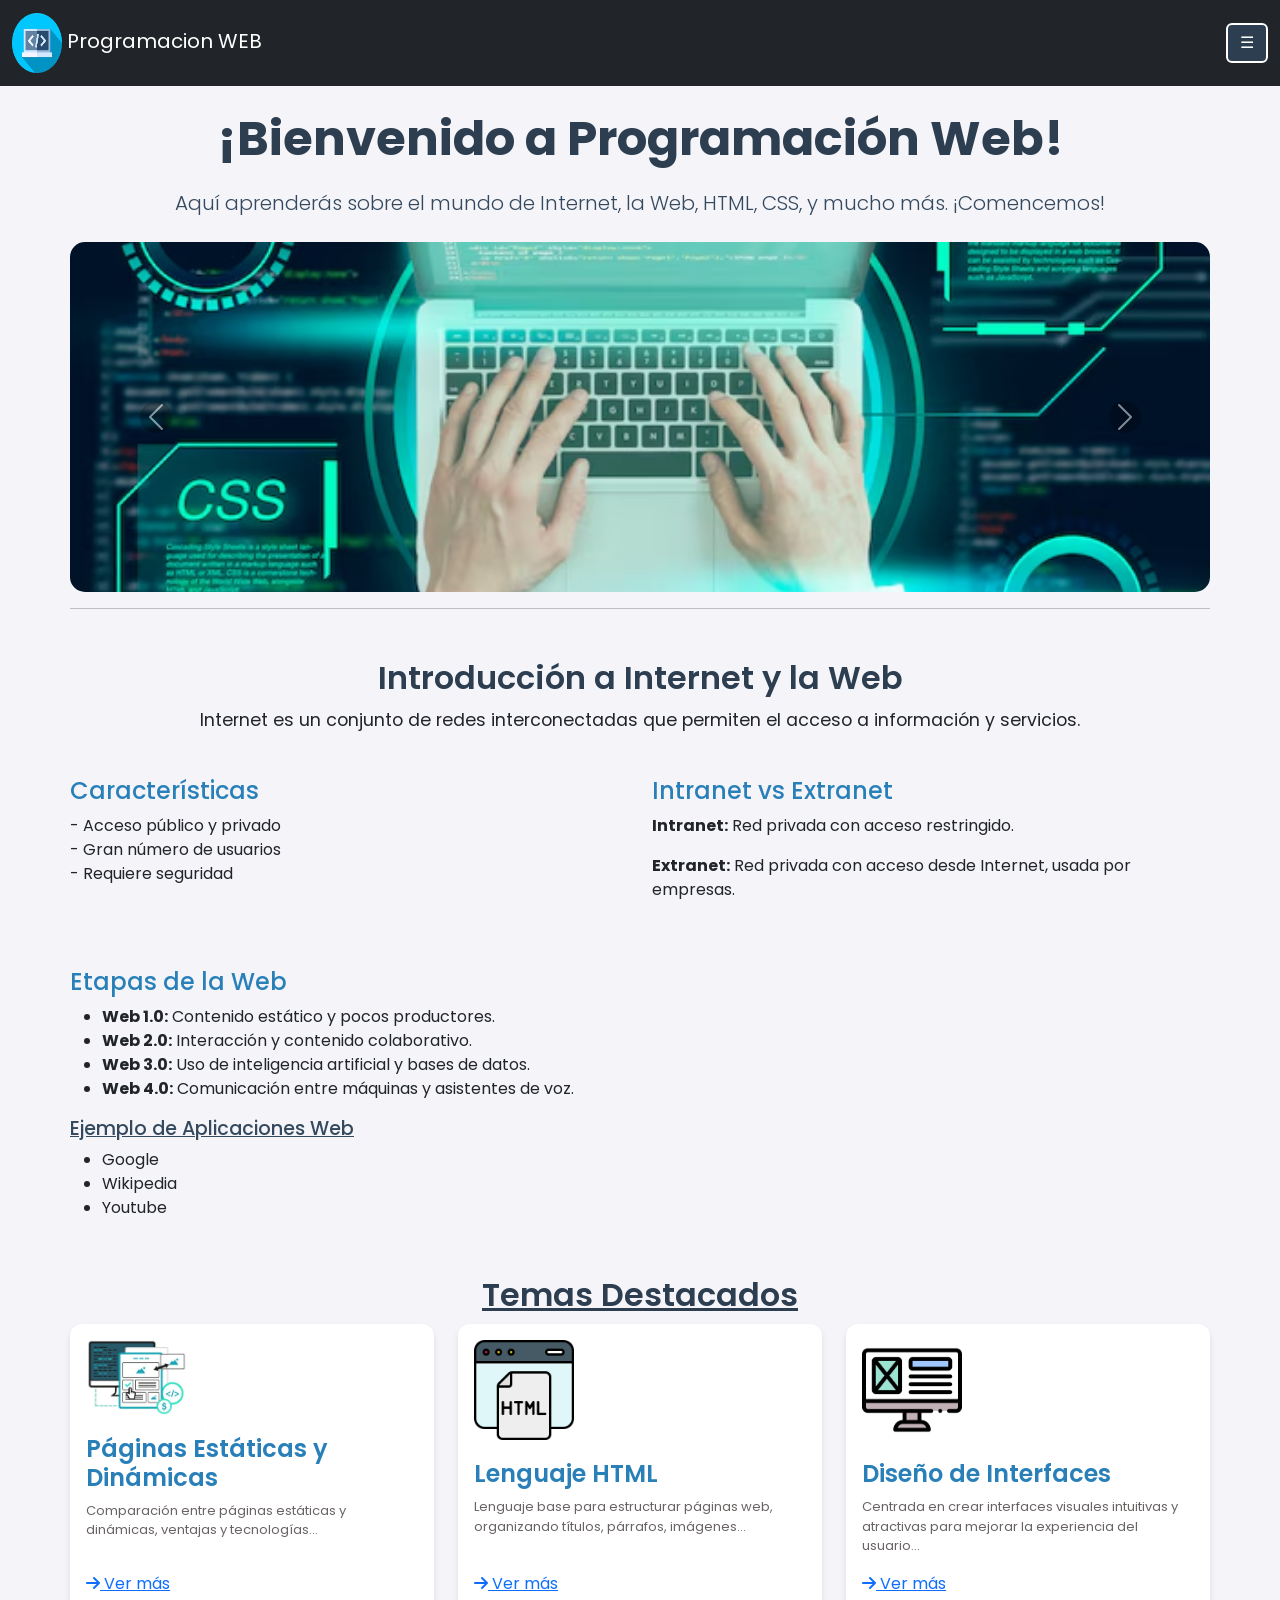
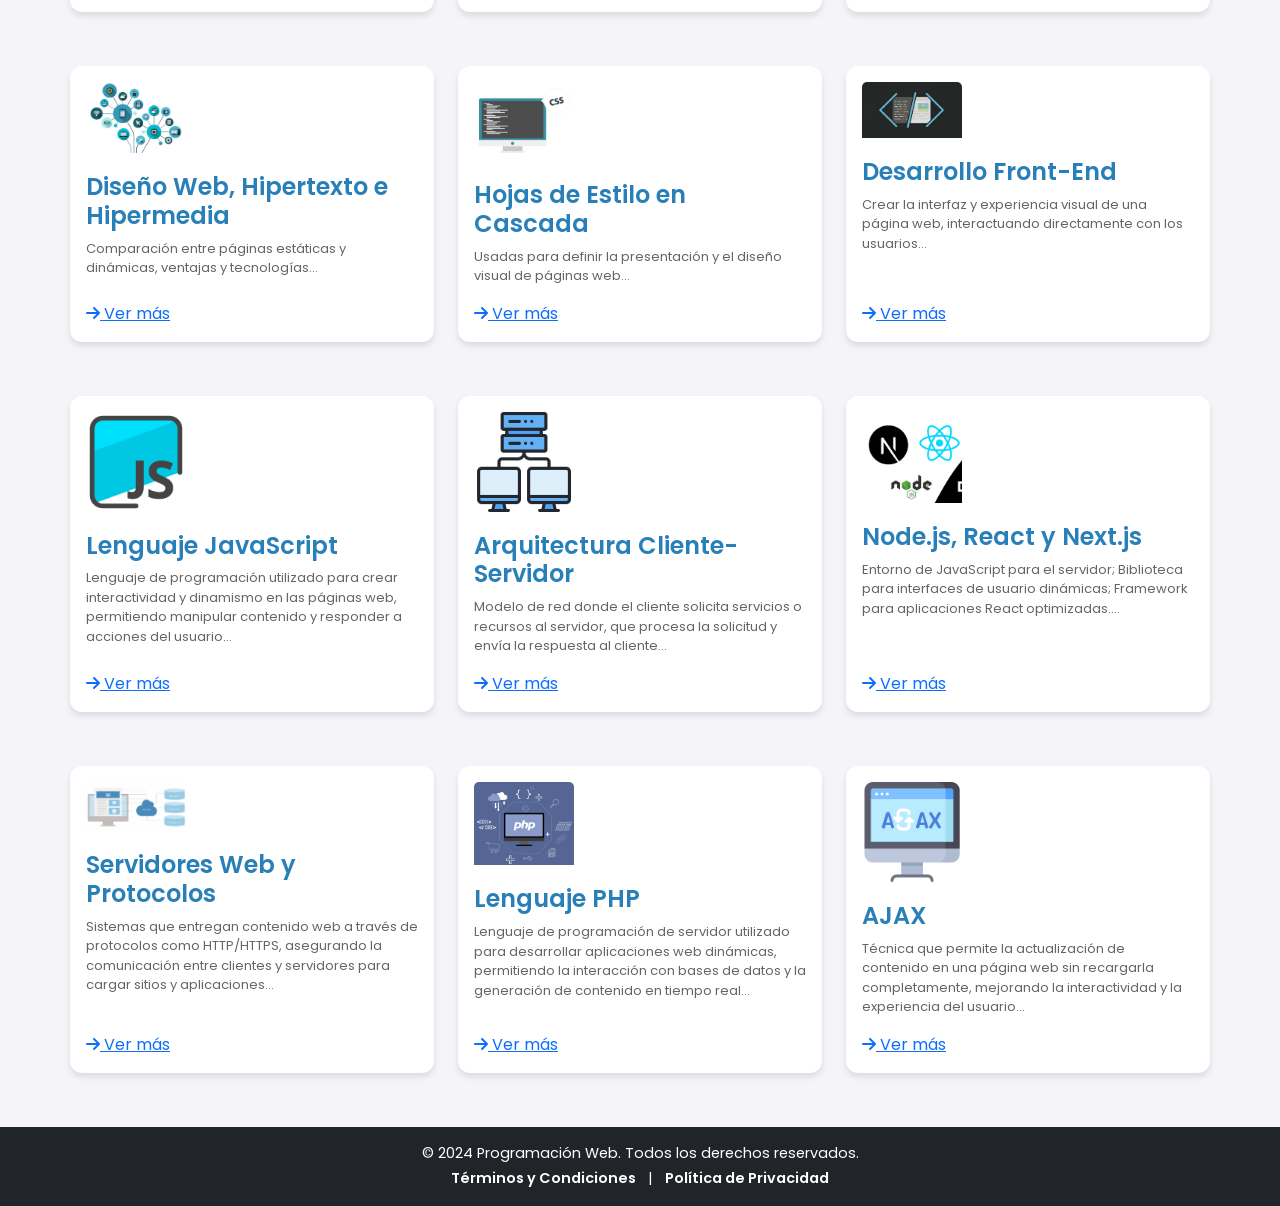
<file: index.html>
<!DOCTYPE html>
<html lang="es">

<head>
    <meta charset="UTF-8">
    <meta name="viewport" content="width=device-width, initial-scale=1.0">
    <title>Bienvenido a Programación Web</title>
    <link href="https://cdn.jsdelivr.net/npm/bootstrap@5.3.0/dist/css/bootstrap.min.css" rel="stylesheet">
    <link rel="stylesheet" href="css/style.css">
    <link rel="stylesheet" href="css/index.css">
    <link href="https://fonts.googleapis.com/css2?family=Poppins:wght@400;600&display=swap" rel="stylesheet">
    <link rel="stylesheet" href="https://cdnjs.cloudflare.com/ajax/libs/font-awesome/6.4.2/css/all.min.css">
    <script defer src="https://cdn.jsdelivr.net/npm/bootstrap@5.3.0/dist/js/bootstrap.bundle.min.js"></script>
</head>

<body>
    <nav class="navbar navbar-expand-lg navbar-dark bg-dark">
        <div class="container-fluid">

            <a class="navbar-brand" href="index.html">
                <img class="logo" src="img/logo.png" alt="logo">
                Programacion WEB
            </a>

            <button class="btn btn-custom" type="button" data-bs-toggle="offcanvas" data-bs-target="#offcanvasMenu">
                ☰
            </button>
        </div>
    </nav>

    <!-- Menú lateral (offcanvas) -->
    <div class="offcanvas offcanvas-end bg-dark text-white" id="offcanvasMenu">
        <div class="offcanvas-header">
            <h5 class="offcanvas-title">POW</h5>
            <button type="button" class="btn-close btn-close-white" data-bs-dismiss="offcanvas"></button>
        </div>
        <hr class="menu-divider">
        <div class="offcanvas-body">
            <ul class="nav flex-column">
                <li class="nav-item"><a class="nav-link text-white " href="index.html">Inicio</a></li>
                <li class="nav-item"><a class="nav-link text-white" href="tema2.html">Páginas Estáticas y Dinámicas</a>
                </li>
                <li class="nav-item"><a class="nav-link text-white" href="tema3.html">Lenguaje HTML</a></li>
                <li class="nav-item"><a class="nav-link text-white" href="tema4.html">Diseño de Interfaces</a></li>
                <li class="nav-item"><a class="nav-link text-white" href="tema5.html">Diseño Web, Hipertexto e
                        Hipermedia</a></li>
                <li class="nav-item"><a class="nav-link text-white" href="tema6.html">Hojas de Estilo en Cascada</a>
                </li>
                <li class="nav-item"><a class="nav-link text-white" href="tema7.html">Desarrollo Front-End</a></li>
                <li class="nav-item"><a class="nav-link text-white" href="tema8.html">Lenguaje JavaScript</a></li>
                <li class="nav-item"><a class="nav-link text-white" href="tema9.html">Arquitectura Cliente-Servidor</a>
                </li>
                <li class="nav-item"><a class="nav-link text-white" href="tema10.html">Node.js, React y Next.js</a></li>
                <li class="nav-item"><a class="nav-link text-white" href="tema11.html">Servidores Web y Protocolos</a>
                </li>
                <li class="nav-item"><a class="nav-link text-white" href="tema12.html">Lenguaje PHP</a></li>
                <li class="nav-item"><a class="nav-link text-white" href="tema13.html">AJAX</a></li>
            </ul>
        </div>
    </div>

    <!-- Carrusel -->
    <div class="container mt-4">
        <header class="text-center mb-4">
            <h1 class="fw-bold">¡Bienvenido a Programación Web!</h1>
            <p class="lead">Aquí aprenderás sobre el mundo de Internet, la Web, HTML, CSS, y mucho más. ¡Comencemos!</p>
        </header>

        <div id="carouselExample" class="carousel slide mb-2" data-bs-ride="carousel">
            <div class="carousel-inner">
                <div class="carousel-item active">
                    <img src="img/inicio1.avif" class="d-block w-100 rounded-3 shadow-lg" alt="Imagen 1">
                </div>
                <div class="carousel-item">
                    <img src="img/inicio2.jpg" class="d-block w-100 rounded-3 shadow-lg" alt="Imagen 2">
                </div>
                <div class="carousel-item">
                    <img src="img/inicio3.jpg" class="d-block w-100 rounded-3 shadow-lg" alt="Imagen 3">
                </div>
            </div>
            <button class="carousel-control-prev" type="button" data-bs-target="#carouselExample" data-bs-slide="prev">
                <span class="carousel-control-prev-icon" aria-hidden="true"></span>
            </button>
            <button class="carousel-control-next" type="button" data-bs-target="#carouselExample" data-bs-slide="next">
                <span class="carousel-control-next-icon" aria-hidden="true"></span>
            </button>
        </div>

        <hr>

        <section class="text-center section-intro">
            <h2 class="ixd-title">Introducción a Internet y la Web</h2>
            <p class="ixd-description">Internet es un conjunto de redes interconectadas que permiten el acceso a
                información y
                servicios.</p>
        </section>
    </div>

    <!-- Tema Principal -->
    <div class="container mt-4">
        <div class="row">
            <div class="col-md-6">
                <h3 class="sub-title">Características</h3>
                <ul class="ixd-list">
                    <li>- Acceso público y privado</li>
                    <li>- Gran número de usuarios</li>
                    <li>- Requiere seguridad</li>
                </ul>
            </div>
            <div class="col-md-6">
                <h3 class="sub-title">Intranet vs Extranet</h3>
                <p><strong>Intranet:</strong> Red privada con acceso restringido.</p>
                <p><strong>Extranet:</strong> Red privada con acceso desde Internet, usada por empresas.</p>
            </div>
        </div>
        <div class="row">
            <div class="col-md-12">
                <h3 class="sub-title">Etapas de la Web</h3>
                <ul>
                    <li><strong>Web 1.0:</strong> Contenido estático y pocos productores.</li>
                    <li><strong>Web 2.0:</strong> Interacción y contenido colaborativo.</li>
                    <li><strong>Web 3.0:</strong> Uso de inteligencia artificial y bases de datos.</li>
                    <li><strong>Web 4.0:</strong> Comunicación entre máquinas y asistentes de voz.</li>
                </ul>
                <h3 class="sub-sub-title">Ejemplo de Aplicaciones Web</h3>
                <ul>
                    <li>Google</li>
                    <li>Wikipedia</li>
                    <li>Youtube</li>
                </ul>
            </div>
        </div>
    </div>


    <div class="container mt-4">
        <h2 class="section-header ixd-title" style="text-decoration: underline;">Temas Destacados</h2>
        <div class="row">
            <div class="col-md-4 mb-4" id="tema2">
                <div class="card h-100 p-3">
                    <img src="img/din-est.jpg" class="card-img-top" alt="Imagen de Páginas Estáticas y Dinámicas">
                    <h2 class="sub-title">Páginas Estáticas y Dinámicas</h2>
                    <p class="desc">Comparación entre páginas estáticas y dinámicas, ventajas y tecnologías...</p>
                    <a href="tema2.html" class="text-primary mt-auto">
                        <i class="fas fa-arrow-right"></i> Ver más
                    </a>
                </div>
            </div>
            <div class="col-md-4 mb-4" id="tema3">
                <div class="card h-100 p-3">
                    <img src="img/html1.png" alt="html" class="card-img-top">
                    <h2 class="sub-title">Lenguaje HTML</h2>
                    <p class="desc">Lenguaje base para estructurar páginas web, organizando títulos, párrafos,
                        imágenes...</p>
                    <a href="tema3.html" class="text-primary mt-auto">
                        <i class="fas fa-arrow-right"></i> Ver más
                    </a>
                </div>
            </div>
            <div class="col-md-4 mb-4" id="tema4">
                <div class="card h-100 p-3">
                    <img src="img/disen.png" alt="html" class="card-img-top">
                    <h2 class="sub-title">Diseño de Interfaces</h2>
                    <p class="desc">Centrada en crear interfaces visuales intuitivas y atractivas para mejorar la
                        experiencia del usuario...</p>
                    <a href="tema4.html" class="text-primary mt-auto">
                        <i class="fas fa-arrow-right"></i> Ver más
                    </a>
                </div>
            </div>
        </div>

        <div class="row">
            <div class="col-md-4 mb-4" id="tema5">
                <div class="card h-100 p-3">
                    <img src="img/hiperm.jpg" alt="html" class="card-img-top">
                    <h2 class="sub-title">Diseño Web, Hipertexto e Hipermedia</h2>
                    <p class="desc">Comparación entre páginas estáticas y dinámicas, ventajas y tecnologías...</p>
                    <a href="tema5.html" class="text-primary mt-auto">
                        <i class="fas fa-arrow-right"></i> Ver más
                    </a>
                </div>
            </div>
            <div class="col-md-4 mb-4" id="tema6">
                <div class="card h-100 p-3">
                    <img src="img/cssimg.png" alt="html" class="card-img-top">
                    <h2 class="sub-title">Hojas de Estilo en Cascada</h2>
                    <p class="desc">Usadas para definir la presentación y el diseño visual de páginas web...</p>
                    <a href="tema6.html" class="text-primary mt-auto">
                        <i class="fas fa-arrow-right"></i> Ver más
                    </a>
                </div>
            </div>
            <div class="col-md-4 mb-4" id="tema7">
                <div class="card h-100 p-3">
                    <img src="img/front-img.jpg" alt="html" class="card-img-top">
                    <h2 class="sub-title">Desarrollo Front-End</h2>
                    <p class="desc">Crear la interfaz y experiencia visual de una página web, interactuando directamente con los usuarios...</p>
                    <a href="tema7.html" class="text-primary mt-auto">
                        <i class="fas fa-arrow-right"></i> Ver más
                    </a>
                </div>
            </div>
        </div>

        <div class="row">
            <div class="col-md-4 mb-4" id="tema8">
                <div class="card h-100 p-3">
                    <img src="img/js-img.webp" alt="html" class="card-img-top">
                    <h2 class="sub-title">Lenguaje JavaScript</h2>
                    <p class="desc">Lenguaje de programación utilizado para crear interactividad y dinamismo en las páginas web, permitiendo manipular contenido y responder a acciones del usuario...</p>
                    <a href="tema8.html" class="text-primary mt-auto">
                        <i class="fas fa-arrow-right"></i> Ver más
                    </a>
                </div>
            </div>
            <div class="col-md-4 mb-4" id="tema9">
                <div class="card h-100 p-3">
                    <img src="img/cliente.png" alt="html" class="card-img-top">
                    <h2 class="sub-title">Arquitectura Cliente-Servidor</h2>
                    <p class="desc">Modelo de red donde el cliente solicita servicios o recursos al servidor, que procesa la solicitud y envía la respuesta al cliente...</p>
                    <a href="tema9.html" class="text-primary mt-auto">
                        <i class="fas fa-arrow-right"></i> Ver más
                    </a>
                </div>
            </div>
            <div class="col-md-4 mb-4" id="tema10">
                <div class="card h-100 p-3">
                    <img src="img/react1.png" alt="html" class="card-img-top">
                    <h2 class="sub-title">Node.js, React y Next.js</h2>
                    <p class="desc"> Entorno de JavaScript para el servidor; Biblioteca para interfaces de usuario dinámicas; Framework para aplicaciones React optimizadas....</p>
                    <a href="tema10.html" class="text-primary mt-auto">
                        <i class="fas fa-arrow-right"></i> Ver más
                    </a>
                </div>
            </div>
        </div>

        <div class="row">
            <div class="col-md-4 mb-4" id="tema11">
                <div class="card h-100 p-3">
                    <img src="img/protocolo.png" alt="html" class="card-img-top">
                    <h2 class="sub-title">Servidores Web y Protocolos</h2>
                    <p class="desc">Sistemas que entregan contenido web a través de protocolos como HTTP/HTTPS, asegurando la comunicación entre clientes y servidores para cargar sitios y aplicaciones...</p>
                    <a href="tema11.html" class="text-primary mt-auto">
                        <i class="fas fa-arrow-right"></i> Ver más
                    </a>
                </div>
            </div>
            <div class="col-md-4 mb-4" id="tema12">
                <div class="card h-100 p-3">
                    <img src="img/phpp.png" alt="html" class="card-img-top">
                    <h2 class="sub-title">Lenguaje PHP</h2>
                    <p class="desc">Lenguaje de programación de servidor utilizado para desarrollar aplicaciones web dinámicas, permitiendo la interacción con bases de datos y la generación de contenido en tiempo real...</p>
                    <a href="tema12.html" class="text-primary mt-auto">
                        <i class="fas fa-arrow-right"></i> Ver más
                    </a>
                </div>
            </div>
            <div class="col-md-4 mb-4" id="tema13">
                <div class="card h-100 p-3">
                    <img src="img/ajax-img.png" alt="html" class="card-img-top">
                    <h2 class="sub-title">AJAX</h2>
                    <p class="desc">Técnica que permite la actualización de contenido en una página web sin recargarla completamente, mejorando la interactividad y la experiencia del usuario...</p>
                    <a href="tema13.html" class="text-primary mt-auto">
                        <i class="fas fa-arrow-right"></i> Ver más
                    </a>
                </div>
            </div>
        </div>
    </div>

    <!-- Enlazar archivo JavaScript externo -->
    <script src="js/script.js"></script> <!-- Aquí llamas a tu archivo JavaScript -->
    <button id="btnScrollTop">
        <i class="fas fa-arrow-up"></i>
    </button>

</body>

<footer class="footer bg-dark text-white text-center py-3">
    <div class="container">
        <p class="mb-1">&copy; 2024 Programación Web. Todos los derechos reservados.</p>
        <p class="mb-0">
            <a href="#" class="text-white mx-2">Términos y Condiciones</a> |
            <a href="#" class="text-white mx-2">Política de Privacidad</a>
        </p>
    </div>
</footer>

</html>
</file>
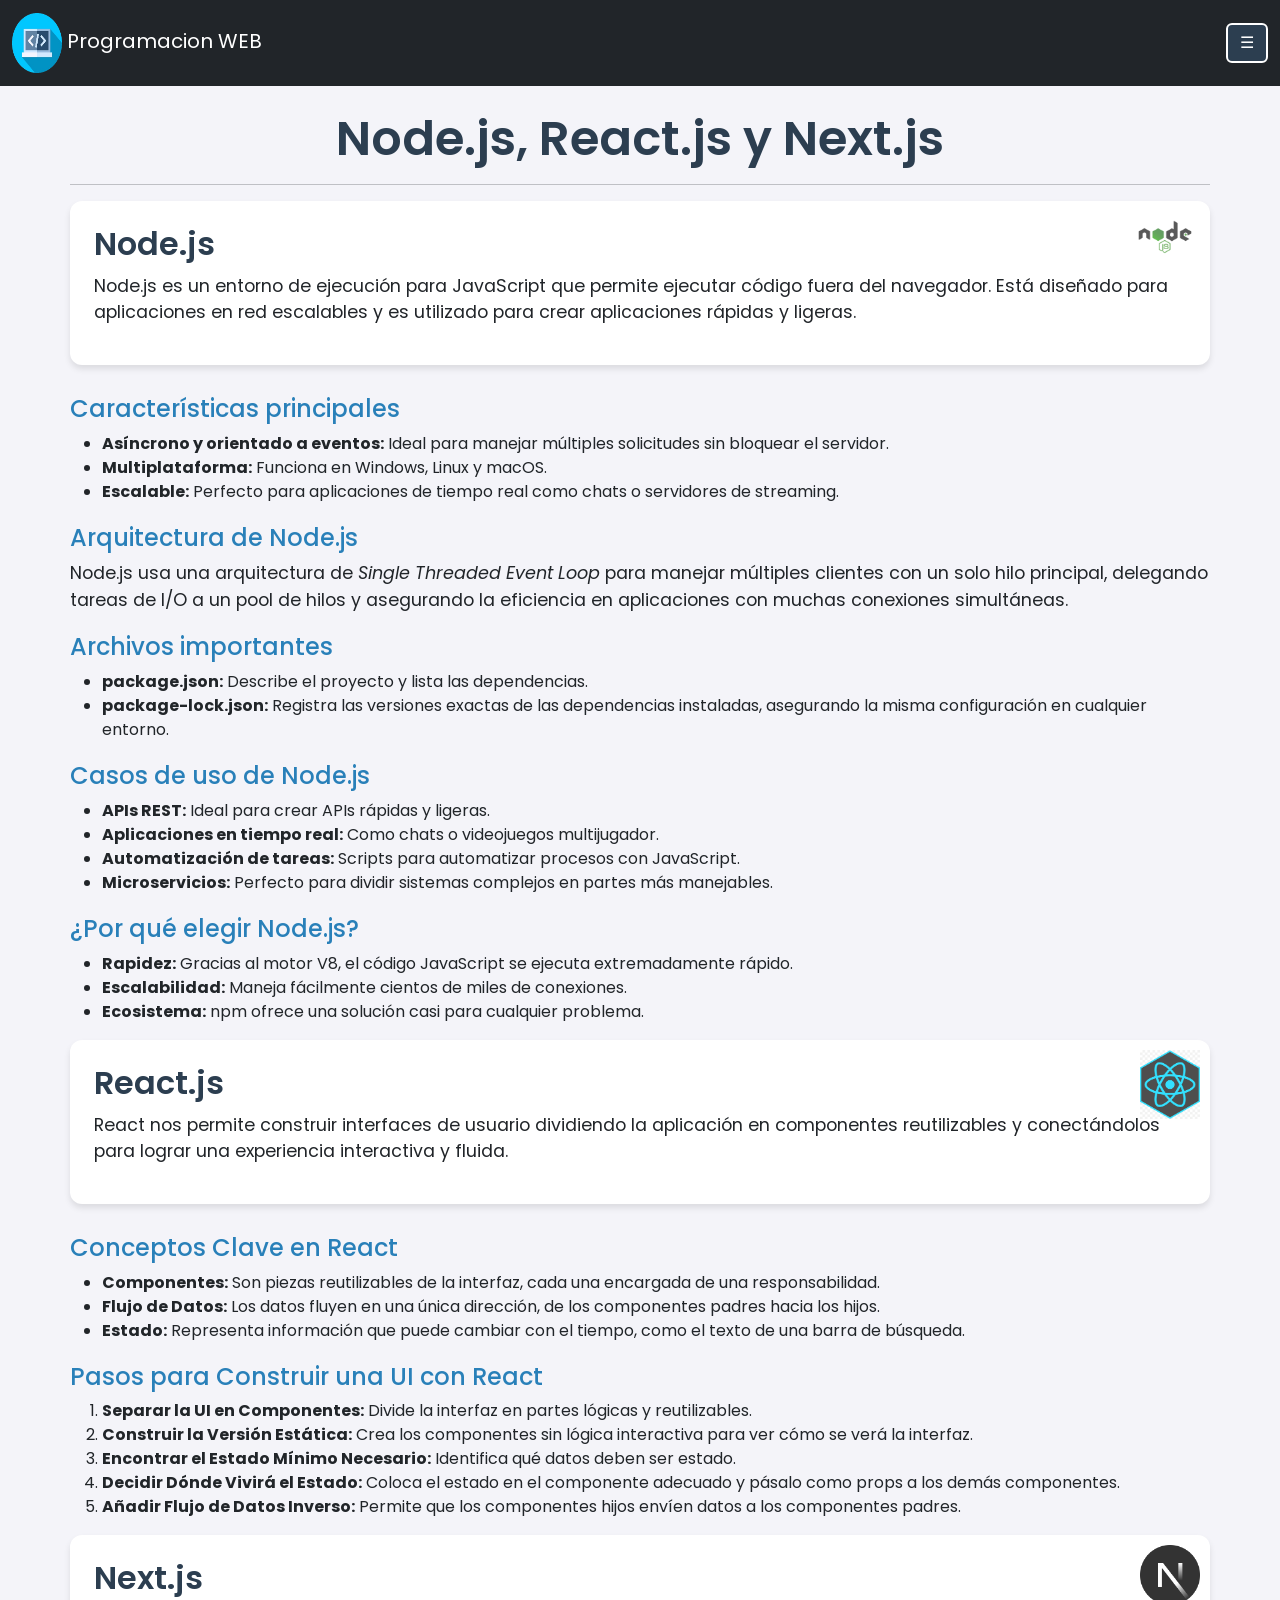
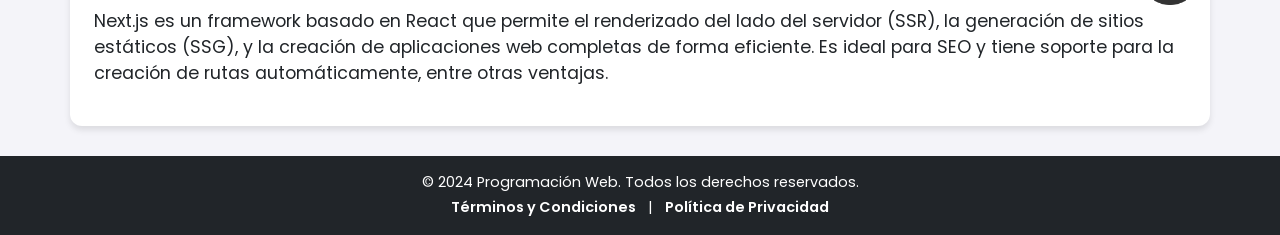
<file: tema10.html>
<!DOCTYPE html>
<html lang="es">

<head>
    <meta charset="UTF-8">
    <meta name="viewport" content="width=device-width, initial-scale=1.0">
    <title>Node.js, React y Next.js</title>
    <link href="https://cdn.jsdelivr.net/npm/bootstrap@5.3.0/dist/css/bootstrap.min.css" rel="stylesheet">
    <link rel="stylesheet" href="css/style.css">
    <link rel="stylesheet" href="css/tema10.css">
    <link href="https://fonts.googleapis.com/css2?family=Poppins:wght@400;600&display=swap" rel="stylesheet">
    <link rel="stylesheet" href="https://cdnjs.cloudflare.com/ajax/libs/font-awesome/6.4.2/css/all.min.css">
    <script defer src="https://cdn.jsdelivr.net/npm/bootstrap@5.3.0/dist/js/bootstrap.bundle.min.js"></script>
</head>

<body>
    <nav class="navbar navbar-expand-lg navbar-dark bg-dark">
        <div class="container-fluid">

            <a class="navbar-brand" href="index.html">
                <img class="logo" src="img/logo.png" alt="logo"> Programacion WEB
            </a>

            <button class="btn btn-custom" type="button" data-bs-toggle="offcanvas" data-bs-target="#offcanvasMenu">
                ☰
            </button>
        </div>
    </nav>

    <!-- Menú lateral (offcanvas) -->
    <div class="offcanvas offcanvas-end bg-dark text-white" id="offcanvasMenu">
        <div class="offcanvas-header">
            <h5 class="offcanvas-title">POW</h5>
            <button type="button" class="btn-close btn-close-white" data-bs-dismiss="offcanvas"></button>
        </div>
        <hr class="menu-divider">
        <div class="offcanvas-body">
            <ul class="nav flex-column">
                <li class="nav-item"><a class="nav-link text-white " href="index.html">Inicio</a></li>
                <li class="nav-item"><a class="nav-link text-white" href="tema2.html">Páginas Estáticas y Dinámicas</a>
                </li>
                <li class="nav-item"><a class="nav-link text-white" href="tema3.html">Lenguaje HTML</a></li>
                <li class="nav-item"><a class="nav-link text-white" href="tema4.html">Diseño de Interfaces</a></li>
                <li class="nav-item"><a class="nav-link text-white" href="tema5.html">Diseño Web, Hipertexto e
                        Hipermedia</a></li>
                <li class="nav-item"><a class="nav-link text-white" href="tema6.html">Hojas de Estilo en Cascada</a>
                </li>
                <li class="nav-item"><a class="nav-link text-white" href="tema7.html">Desarrollo Front-End</a></li>
                <li class="nav-item"><a class="nav-link text-white" href="tema8.html">Lenguaje JavaScript</a></li>
                <li class="nav-item"><a class="nav-link text-white" href="tema9.html">Arquitectura Cliente-Servidor</a>
                </li>
                <li class="nav-item"><a class="nav-link text-white" href="tema10.html">Node.js, React y Next.js</a></li>
                <li class="nav-item"><a class="nav-link text-white" href="tema11.html">Servidores Web y Protocolos</a>
                </li>
                <li class="nav-item"><a class="nav-link text-white" href="tema12.html">Lenguaje PHP</a></li>
                <li class="nav-item"><a class="nav-link text-white" href="tema13.html">AJAX</a></li>
            </ul>
        </div>
    </div>

    <div class="container mt-4">
        <h1 class="text-center">Node.js, React.js y Next.js</h1>
        <hr>
        <div class="card p-4">
            <div class="d-flex align-items-center">
                <h2 class="ixd-title">Node.js</h2>
                <img src="img/nodejs.png" alt="Node.js Logo" class="img-fluid mb-3 loguito">
            </div>
            <p class="ixd-description">Node.js es un entorno de ejecución para JavaScript que permite ejecutar código
                fuera del navegador. Está diseñado para aplicaciones en red escalables y es utilizado para crear
                aplicaciones rápidas y ligeras.</p>
        </div>

        <h3 class="sub-title">Características principales</h3>
        <ul>
            <li><strong>Asíncrono y orientado a eventos:</strong> Ideal para manejar múltiples solicitudes sin bloquear
                el servidor.</li>
            <li><strong>Multiplataforma:</strong> Funciona en Windows, Linux y macOS.</li>
            <li><strong>Escalable:</strong> Perfecto para aplicaciones de tiempo real como chats o servidores de
                streaming.</li>
        </ul>

        <h3 class="sub-title">Arquitectura de Node.js</h3>
        <p class="ixd-description">Node.js usa una arquitectura de <em>Single Threaded Event Loop</em> para manejar
            múltiples clientes con un
            solo hilo principal, delegando tareas de I/O a un pool de hilos y asegurando la eficiencia en aplicaciones
            con muchas conexiones simultáneas.</p>

        <h3 class="sub-title">Archivos importantes</h3>
        <ul>
            <li><strong>package.json:</strong> Describe el proyecto y lista las dependencias.</li>
            <li><strong>package-lock.json:</strong> Registra las versiones exactas de las dependencias instaladas, asegurando la misma configuración en cualquier entorno.</li>
        </ul>
        
        <h3 class="sub-title">Casos de uso de Node.js</h3>
        <ul>
            <li><strong>APIs REST:</strong> Ideal para crear APIs rápidas y ligeras.</li>
            <li><strong>Aplicaciones en tiempo real:</strong> Como chats o videojuegos multijugador.</li>
            <li><strong>Automatización de tareas:</strong> Scripts para automatizar procesos con JavaScript.</li>
            <li><strong>Microservicios:</strong> Perfecto para dividir sistemas complejos en partes más manejables.</li>
        </ul>

        <h3 class="sub-title">¿Por qué elegir Node.js?</h3>
        <ul>
            <li><strong>Rapidez:</strong> Gracias al motor V8, el código JavaScript se ejecuta extremadamente rápido.
            </li>
            <li><strong>Escalabilidad:</strong> Maneja fácilmente cientos de miles de conexiones.</li>
            <li><strong>Ecosistema:</strong> npm ofrece una solución casi para cualquier problema.</li>
        </ul>

        <div class="card p-4">
            <div class="d-flex align-items-center">
            <h2 class="ixd-title">React.js</h2>
            <img src="img/react.png" alt="React Logo" class="img-fluid mb-3 loguito x">
        </div>
        <p class="ixd-description">React nos permite construir interfaces de usuario dividiendo la aplicación en
            componentes reutilizables y
            conectándolos para lograr una experiencia interactiva y fluida.</p>
    </div>
    <h3 class="sub-title">Conceptos Clave en React</h3>
    <ul>
        <li><strong>Componentes:</strong> Son piezas reutilizables de la interfaz, cada una encargada de una
            responsabilidad.</li>
        <li><strong>Flujo de Datos:</strong> Los datos fluyen en una única dirección, de los componentes padres
            hacia los hijos.</li>
        <li><strong>Estado:</strong> Representa información que puede cambiar con el tiempo, como el texto de una
            barra de búsqueda.</li>
    </ul>

    <h3 class="sub-title">Pasos para Construir una UI con React</h3>
    <ol>
        <li><strong>Separar la UI en Componentes:</strong> Divide la interfaz en partes lógicas y reutilizables.
        </li>
        <li><strong>Construir la Versión Estática:</strong> Crea los componentes sin lógica interactiva para ver
            cómo se verá la interfaz.</li>
        <li><strong>Encontrar el Estado Mínimo Necesario:</strong> Identifica qué datos deben ser estado.</li>
        <li><strong>Decidir Dónde Vivirá el Estado:</strong> Coloca el estado en el componente adecuado y pásalo
            como props a los demás componentes.</li>
        <li><strong>Añadir Flujo de Datos Inverso:</strong> Permite que los componentes hijos envíen datos a los
            componentes padres.</li>
    </ol>

    <div class="card p-4">
        <div class="d-flex align-items-center">
        <h2 class="ixd-title">Next.js</h2> <img src="img/next.Default" alt="Next.js Logo" class="img-fluid mb-3 loguito x">
    </div>
    <p class="ixd-description">Next.js es un framework basado en React que permite el renderizado del lado del
        servidor (SSR), la generación
        de sitios estáticos (SSG), y la creación de aplicaciones web completas de forma eficiente. Es ideal para
        SEO
        y tiene soporte para la creación de rutas automáticamente, entre otras ventajas.</p>
    </div>
    </div>
    <script src="js/script.js"></script> <!-- Aquí llamas a tu archivo JavaScript -->
    <button id="btnScrollTop">
        <i class="fas fa-arrow-up"></i>
    </button>
</body>

<footer class="footer bg-dark text-white text-center py-3">
    <div class="container">
        <p class="mb-1">&copy; 2024 Programación Web. Todos los derechos reservados.</p>
        <p class="mb-0">
            <a href="#" class="text-white mx-2">Términos y Condiciones</a> |
            <a href="#" class="text-white mx-2">Política de Privacidad</a>
        </p>
    </div>
</footer>

</html>
</file>
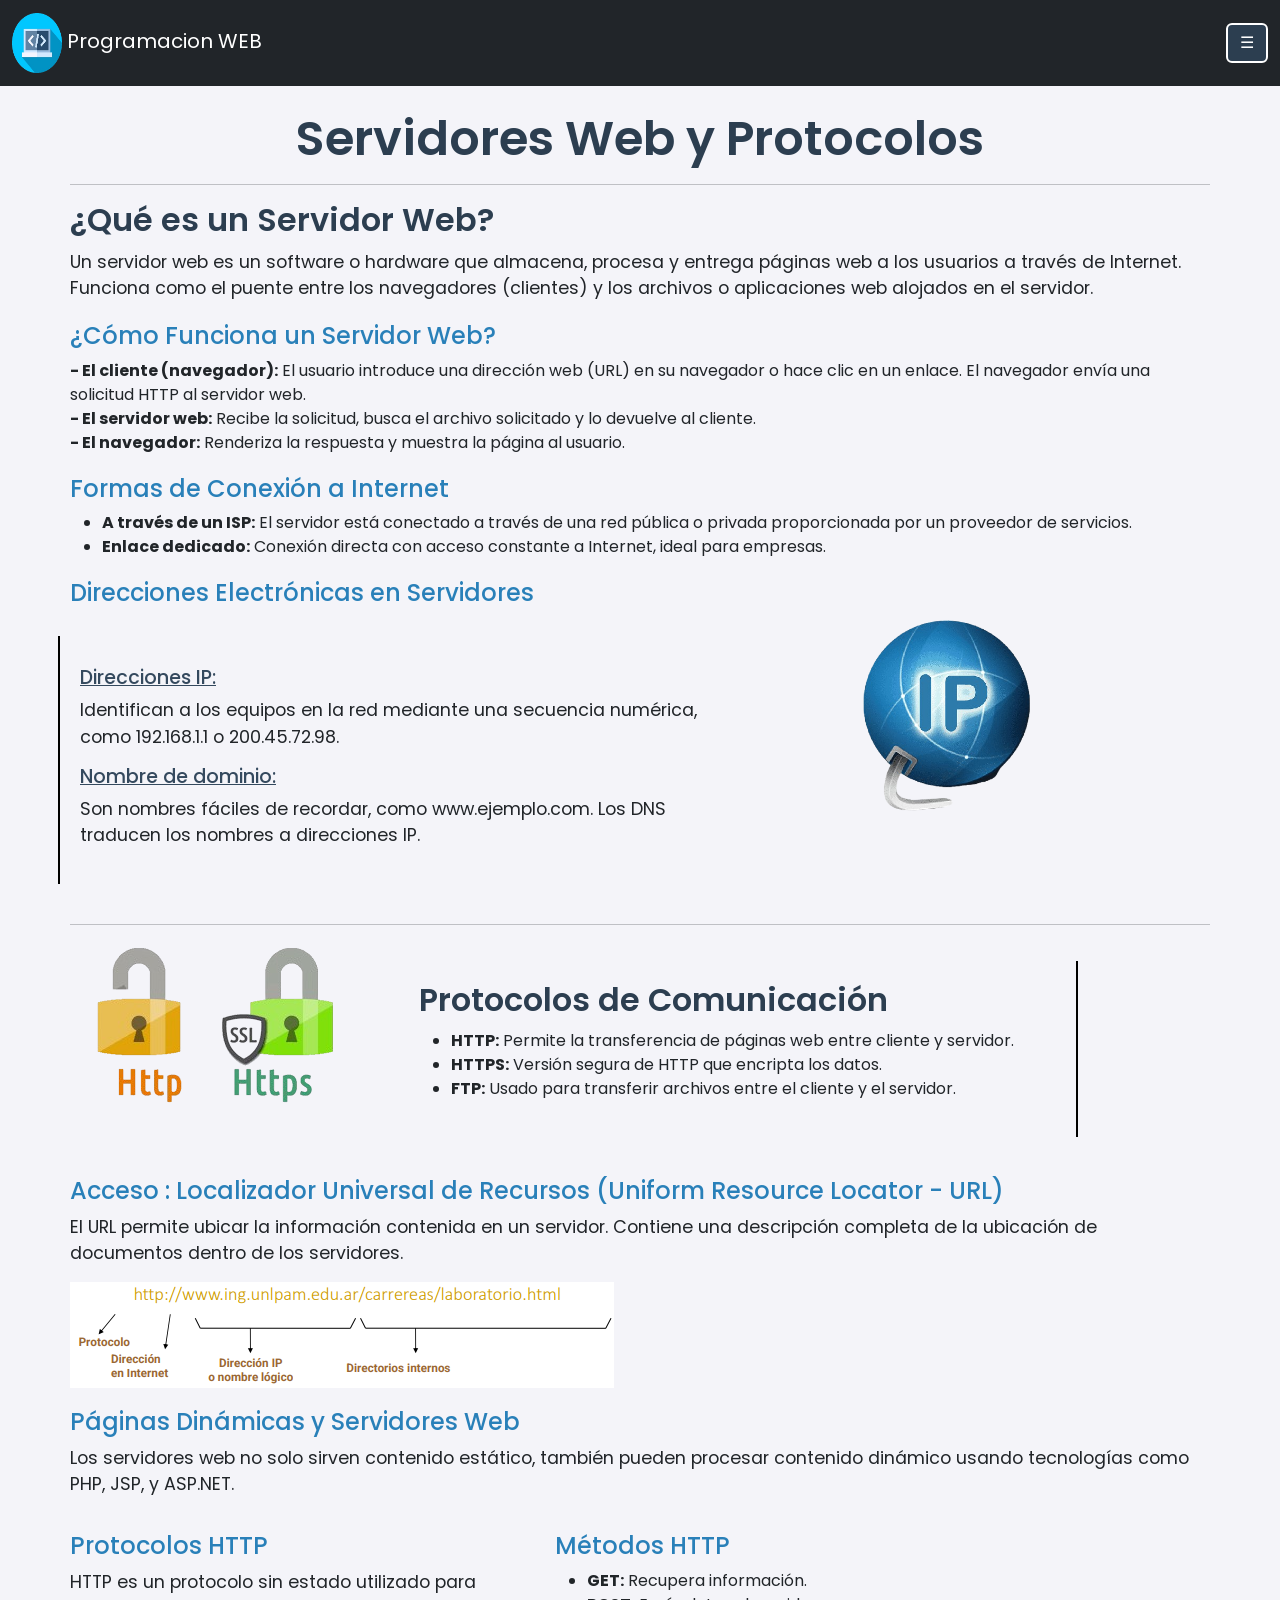
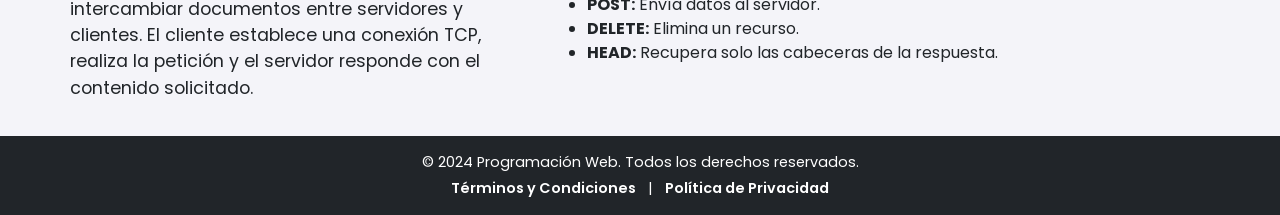
<file: tema11.html>
<!DOCTYPE html>
<html lang="es">

<head>
    <meta charset="UTF-8">
    <meta name="viewport" content="width=device-width, initial-scale=1.0">
    <title>Servidores Web y Protocolos</title>
    <link href="https://cdn.jsdelivr.net/npm/bootstrap@5.3.0/dist/css/bootstrap.min.css" rel="stylesheet">
    <link rel="stylesheet" href="css/style.css">
    <link rel="stylesheet" href="css/tema11.css">
    <link href="https://fonts.googleapis.com/css2?family=Poppins:wght@400;600&display=swap" rel="stylesheet">
    <link rel="stylesheet" href="https://cdnjs.cloudflare.com/ajax/libs/font-awesome/6.4.2/css/all.min.css">
    <script defer src="https://cdn.jsdelivr.net/npm/bootstrap@5.3.0/dist/js/bootstrap.bundle.min.js"></script>
</head>

<body>
    <nav class="navbar navbar-expand-lg navbar-dark bg-dark">
        <div class="container-fluid">

            <a class="navbar-brand" href="index.html">
                <img class="logo" src="img/logo.png" alt="logo"> Programacion WEB
            </a>

            <button class="btn btn-custom" type="button" data-bs-toggle="offcanvas" data-bs-target="#offcanvasMenu">
                ☰
            </button>
        </div>
    </nav>

    <!-- Menú lateral (offcanvas) -->
    <div class="offcanvas offcanvas-end bg-dark text-white" id="offcanvasMenu">
        <div class="offcanvas-header">
            <h5 class="offcanvas-title">POW</h5>
            <button type="button" class="btn-close btn-close-white" data-bs-dismiss="offcanvas"></button>
        </div>
        <hr class="menu-divider">
        <div class="offcanvas-body">
            <ul class="nav flex-column">
                <li class="nav-item"><a class="nav-link text-white " href="index.html">Inicio</a></li>
                <li class="nav-item"><a class="nav-link text-white" href="tema2.html">Páginas Estáticas y Dinámicas</a>
                </li>
                <li class="nav-item"><a class="nav-link text-white" href="tema3.html">Lenguaje HTML</a></li>
                <li class="nav-item"><a class="nav-link text-white" href="tema4.html">Diseño de Interfaces</a></li>
                <li class="nav-item"><a class="nav-link text-white" href="tema5.html">Diseño Web, Hipertexto e
                        Hipermedia</a></li>
                <li class="nav-item"><a class="nav-link text-white" href="tema6.html">Hojas de Estilo en Cascada</a>
                </li>
                <li class="nav-item"><a class="nav-link text-white" href="tema7.html">Desarrollo Front-End</a></li>
                <li class="nav-item"><a class="nav-link text-white" href="tema8.html">Lenguaje JavaScript</a></li>
                <li class="nav-item"><a class="nav-link text-white" href="tema9.html">Arquitectura Cliente-Servidor</a>
                </li>
                <li class="nav-item"><a class="nav-link text-white" href="tema10.html">Node.js, React y Next.js</a></li>
                <li class="nav-item"><a class="nav-link text-white" href="tema11.html">Servidores Web y Protocolos</a>
                </li>
                <li class="nav-item"><a class="nav-link text-white" href="tema12.html">Lenguaje PHP</a></li>
                <li class="nav-item"><a class="nav-link text-white" href="tema13.html">AJAX</a></li>
            </ul>
        </div>
    </div>

    <div class="container mt-4">
        <h1 class="text-center">Servidores Web y Protocolos</h1>
        <hr>

        <h2 class="ixd-title">¿Qué es un Servidor Web?</h2>
        <p class="ixd-description">Un servidor web es un software o hardware que almacena, procesa y entrega páginas web
            a los usuarios a través de Internet. Funciona como el puente entre los navegadores (clientes) y los archivos
            o aplicaciones web alojados en el servidor.</p>

        <h3 class="sub-title">¿Cómo Funciona un Servidor Web?</h3>
        <ol class="ixd-list">
            <li><strong>- El cliente (navegador):</strong> El usuario introduce una dirección web (URL) en su navegador
                o hace clic en un enlace. El navegador envía una solicitud HTTP al servidor web.</li>
            <li><strong>- El servidor web:</strong> Recibe la solicitud, busca el archivo solicitado y lo devuelve al
                cliente.</li>
            <li><strong>- El navegador:</strong> Renderiza la respuesta y muestra la página al usuario.</li>
        </ol>

        <h3 class="sub-title">Formas de Conexión a Internet</h3>
        <ul>
            <li><strong>A través de un ISP:</strong> El servidor está conectado a través de una red pública o privada
                proporcionada por un proveedor de servicios.</li>
            <li><strong>Enlace dedicado:</strong> Conexión directa con acceso constante a Internet, ideal para empresas.
            </li>
        </ul>

        <h3 class="sub-title">Direcciones Electrónicas en Servidores</h3>
        <div class="row">
            <div class="col-md-7 barra-izq">
                <h4 class="sub-sub-title">Direcciones IP:</h4>
                <p class="ixd-description">Identifican a los equipos en la red mediante una secuencia numérica, como
                    192.168.1.1 o 200.45.72.98.</p>
                <h4 class="sub-sub-title">Nombre de dominio:</h4>
                <p class="ixd-description">Son nombres fáciles de recordar, como www.ejemplo.com. Los DNS traducen los
                    nombres a direcciones IP.</p>
            </div>
            <div class="col-md-3">
                <img src="img/ip.png" class="img-ip" alt="ip imagen">
            </div>
        </div>

        <hr>
        <div class="row">
            <div class="col-md-3">
                <img src="img/http.png" alt="image http">
            </div>
            <div class="col-md-7 barra-der">
                <h2 class="ixd-title">Protocolos de Comunicación</h2>
                <ul>
                    <li><strong>HTTP:</strong> Permite la transferencia de páginas web entre cliente y servidor.</li>
                    <li><strong>HTTPS:</strong> Versión segura de HTTP que encripta los datos.</li>
                    <li><strong>FTP:</strong> Usado para transferir archivos entre el cliente y el servidor.</li>
                </ul>

            </div>
        </div>

        <h3 class="sub-title">Acceso : Localizador Universal de Recursos (Uniform Resource Locator - URL) </h3>
        <p class="ixd-description">El URL permite ubicar la información contenida en un servidor. Contiene una descripción completa de la ubicación de documentos dentro de los servidores.</p>
        <img src="img/url.png" alt="sdad" class="text-center">

        <h3 class="sub-title">Páginas Dinámicas y Servidores Web</h3>
        <p class="ixd-description">Los servidores web no solo sirven contenido estático, también pueden procesar
            contenido dinámico usando tecnologías como PHP, JSP, y ASP.NET.</p>

        <div class="row">
            <div class="col-md-5">
                <h3 class="sub-title ">Protocolos HTTP</h3>
                    <p class="ixd-description">HTTP es un protocolo sin estado utilizado para intercambiar documentos
                        entre
                        servidores y clientes. El cliente establece una conexión TCP, realiza la petición y el servidor
                        responde
                        con el contenido solicitado.</p>
            </div>
            <div class="col-md-5">
                <h3 class="sub-title">Métodos HTTP</h3>
                <ul>
                    <li><strong>GET:</strong> Recupera información.</li>
                    <li><strong>POST:</strong> Envía datos al servidor.</li>
                    <li><strong>DELETE:</strong> Elimina un recurso.</li>
                    <li><strong>HEAD:</strong> Recupera solo las cabeceras de la respuesta.</li>
                </ul>
            </div>
        </div>


    </div>


    <script src="js/script.js"></script> <!-- Aquí llamas a tu archivo JavaScript -->
    <button id="btnScrollTop">
        <i class="fas fa-arrow-up"></i>
    </button>
</body>

<footer class="footer bg-dark text-white text-center py-3">
    <div class="container">
        <p class="mb-1">&copy; 2024 Programación Web. Todos los derechos reservados.</p>
        <p class="mb-0">
            <a href="#" class="text-white mx-2">Términos y Condiciones</a> |
            <a href="#" class="text-white mx-2">Política de Privacidad</a>
        </p>
    </div>
</footer>

</html>
</file>
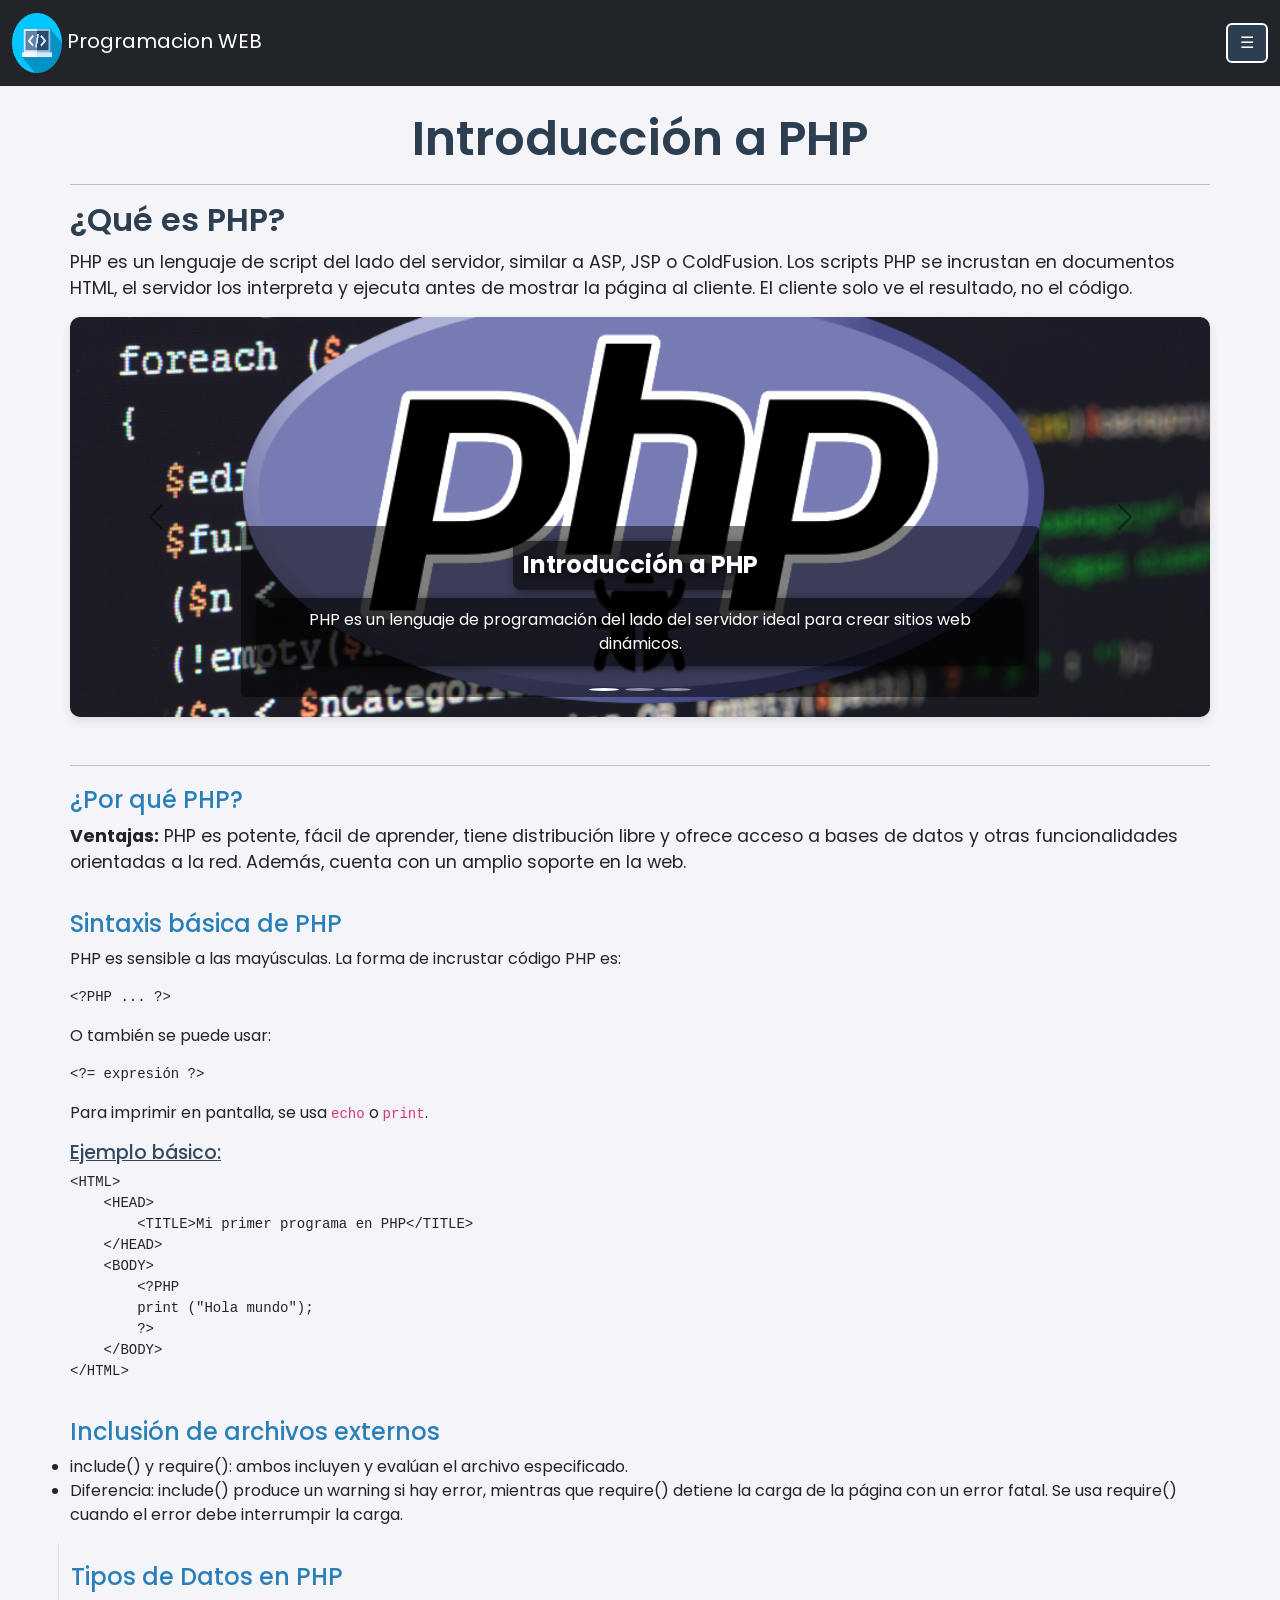
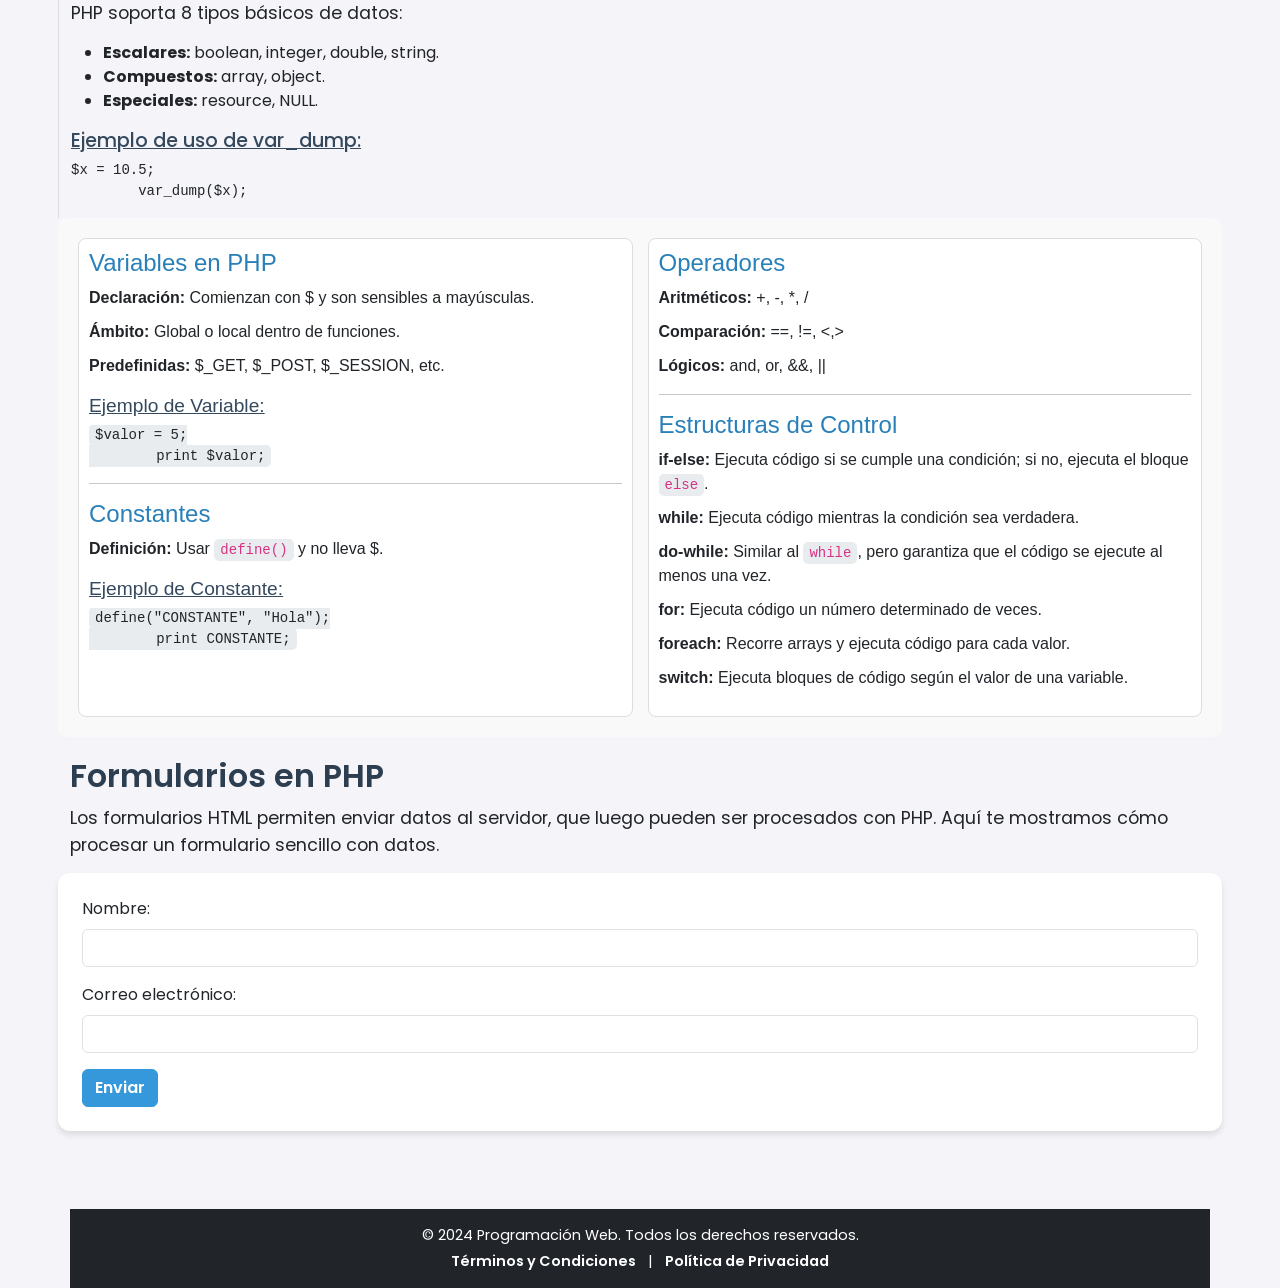
<file: tema12.html>
<!DOCTYPE html>
<html lang="es">

<head>
    <meta charset="UTF-8">
    <meta name="viewport" content="width=device-width, initial-scale=1.0">
    <title>Presentación sobre PHP</title>
    <!-- Incluyendo Bootstrap desde un CDN -->
    <link href="https://cdn.jsdelivr.net/npm/bootstrap@5.3.0/dist/css/bootstrap.min.css" rel="stylesheet">
    <link rel="stylesheet" href="css/style.css">
    <link rel="stylesheet" href="css/tema12.css">
    <link href="https://fonts.googleapis.com/css2?family=Poppins:wght@400;600&display=swap" rel="stylesheet">
    <link rel="stylesheet" href="https://cdnjs.cloudflare.com/ajax/libs/font-awesome/6.4.2/css/all.min.css">
    <script defer src="https://cdn.jsdelivr.net/npm/bootstrap@5.3.0/dist/js/bootstrap.bundle.min.js"></script>
</head>

<body>
    <!-- Barra de navegación -->
    <nav class="navbar navbar-expand-lg navbar-dark bg-dark">
        <div class="container-fluid">

            <a class="navbar-brand" href="index.html">
                <img class="logo" src="img/logo.png" alt="logo"> Programacion WEB
            </a>

            <button class="btn btn-custom" type="button" data-bs-toggle="offcanvas" data-bs-target="#offcanvasMenu">
                ☰
            </button>
        </div>
    </nav>

    <!-- Menú lateral (offcanvas) -->
    <div class="offcanvas offcanvas-end bg-dark text-white" id="offcanvasMenu">
        <div class="offcanvas-header">
            <h5 class="offcanvas-title">POW</h5>
            <button type="button" class="btn-close btn-close-white" data-bs-dismiss="offcanvas"></button>
        </div>
        <hr class="menu-divider">
        <div class="offcanvas-body">
            <ul class="nav flex-column">
                <li class="nav-item"><a class="nav-link text-white " href="index.html">Inicio</a></li>
                <li class="nav-item"><a class="nav-link text-white" href="tema2.html">Páginas Estáticas y Dinámicas</a>
                </li>
                <li class="nav-item"><a class="nav-link text-white" href="tema3.html">Lenguaje HTML</a></li>
                <li class="nav-item"><a class="nav-link text-white" href="tema4.html">Diseño de Interfaces</a></li>
                <li class="nav-item"><a class="nav-link text-white" href="tema5.html">Diseño Web, Hipertexto e
                        Hipermedia</a></li>
                <li class="nav-item"><a class="nav-link text-white" href="tema6.html">Hojas de Estilo en Cascada</a>
                </li>
                <li class="nav-item"><a class="nav-link text-white" href="tema7.html">Desarrollo Front-End</a></li>
                <li class="nav-item"><a class="nav-link text-white" href="tema8.html">Lenguaje JavaScript</a></li>
                <li class="nav-item"><a class="nav-link text-white" href="tema9.html">Arquitectura Cliente-Servidor</a>
                </li>
                <li class="nav-item"><a class="nav-link text-white" href="tema10.html">Node.js, React y Next.js</a></li>
                <li class="nav-item"><a class="nav-link text-white" href="tema11.html">Servidores Web y Protocolos</a>
                </li>
                <li class="nav-item"><a class="nav-link text-white" href="tema12.html">Lenguaje PHP</a></li>
                <li class="nav-item"><a class="nav-link text-white" href="tema13.html">AJAX</a></li>
            </ul>
        </div>
    </div>

    <div class="container mt-4">
        <h1 class="text-center">Introducción a PHP</h1>
        <hr>

        <!-- Sección 1: Introducción -->
        <h2 class="ixd-title">¿Qué es PHP?</h2>
        <p class="ixd-description">PHP es un lenguaje de script del lado del servidor, similar a ASP, JSP o ColdFusion.
            Los scripts PHP se
            incrustan en documentos HTML, el servidor los interpreta y ejecuta antes de mostrar la página al
            cliente. El cliente solo ve el resultado, no el código.</p>
        <!-- Carrusel -->
        <div id="carouselPHP" class="carousel slide mmt-4 mb-5" data-bs-ride="carousel">
            <div class="carousel-indicators">
                <button type="button" data-bs-target="#carouselPHP" data-bs-slide-to="0" class="active"
                    aria-current="true" aria-label="Slide 1"></button>
                <button type="button" data-bs-target="#carouselPHP" data-bs-slide-to="1" aria-label="Slide 2"></button>
                <button type="button" data-bs-target="#carouselPHP" data-bs-slide-to="2" aria-label="Slide 3"></button>
            </div>
            <!-- Contenedor de imágenes -->
            <div class="carousel-inner">
                <div class="carousel-item active">
                    <img src="img/php2.webp" class="d-block w-100" alt="Introducción a PHP">
                    <div class="carousel-caption d-none d-md-block">
                        <h5>Introducción a PHP</h5>
                        <p>PHP es un lenguaje de programación del lado del servidor ideal para crear sitios web
                            dinámicos.</p>
                    </div>
                </div>
                <div class="carousel-item">
                    <img src="img/php1.png" class="d-block w-100" alt="Ventajas de PHP">
                    <div class="carousel-caption d-none d-md-block">
                        <h5>Ventajas de PHP</h5>
                        <p>Fácil de aprender, potente y ampliamente soportado por una comunidad activa.</p>
                    </div>
                </div>
                <div class="carousel-item">
                    <img src="img/php3.png" class="d-block w-100" alt="Sintaxis de PHP">
                    <div class="carousel-caption d-none d-md-block">
                        <h5>Sintaxis de PHP</h5>
                        <p>Fácil de integrar con HTML, lo que permite desarrollar aplicaciones web rápidamente.</p>
                    </div>
                </div>
            </div>
            <button class="carousel-control-prev" type="button" data-bs-target="#carouselPHP" data-bs-slide="prev">
                <span class="carousel-control-prev-icon" aria-hidden="true"></span>
                <span class="visually-hidden">Anterior</span>
            </button>
            <button class="carousel-control-next" type="button" data-bs-target="#carouselPHP" data-bs-slide="next">
                <span class="carousel-control-next-icon" aria-hidden="true"></span>
                <span class="visually-hidden">Siguiente</span>
            </button>
        </div>

        <hr>


        <h3 class="sub-title">¿Por qué PHP?</h3>
        <p class="ixd-description"><strong>Ventajas:</strong> PHP es potente, fácil de aprender, tiene distribución
            libre y ofrece acceso a bases de datos y
            otras funcionalidades orientadas a la red. Además, cuenta con un amplio soporte en la web.</p>

        <div class="row">
            <div class="col-md-6 no-border">
                <h3 class="sub-title">Sintaxis básica de PHP</h3>
                <p>PHP es sensible a las mayúsculas. La forma de incrustar código PHP es:</p>
                <pre><code>&lt;?PHP ... ?&gt;</code></pre>
                <p>O también se puede usar:</p>
                <pre><code>&lt;?= expresión ?&gt;</code></pre>
                <p>Para imprimir en pantalla, se usa <code>echo</code> o <code>print</code>.</p>
                <h4 class="sub-sub-title">Ejemplo básico:</h4>
                <pre><code>&lt;HTML&gt;
    &lt;HEAD&gt;
        &lt;TITLE&gt;Mi primer programa en PHP&lt;/TITLE&gt;
    &lt;/HEAD&gt;
    &lt;BODY&gt;
        &lt;?PHP
        print ("Hola mundo");
        ?&gt;
    &lt;/BODY&gt;
&lt;/HTML&gt;</code></pre>
            </div>

            <h3 class="sub-title">Inclusión de archivos externos</h3>
            <ul>
                <li>include() y require(): ambos incluyen y evalúan el archivo especificado.</li>
                <li>Diferencia: include() produce un warning si hay error, mientras que require() detiene la carga de la
                    página con un error fatal. Se usa require() cuando el error debe interrumpir la carga.</li>
            </ul>

            <div class="col-md-6">
                <h3 class="sub-title">Tipos de Datos en PHP</h3>
                <p class="ixd-description">PHP soporta 8 tipos básicos de datos:</p>
                <ul>
                    <li><strong>Escalares:</strong> boolean, integer, double, string.</li>
                    <li><strong>Compuestos:</strong> array, object.</li>
                    <li><strong>Especiales:</strong> resource, NULL.</li>
                </ul>

                <h4 class="sub-sub-title">Ejemplo de uso de var_dump:</h4>
                <pre><code>$x = 10.5;
        var_dump($x);</code></pre>

                
        </div>




        <div class="info-box">
            <!-- Columna 1 -->
            <div class="content">
                <h3 class="sub-title">Variables en PHP</h3>
                <ul>
                    <li><strong>Declaración:</strong> Comienzan con $ y son sensibles a mayúsculas.</li>
                    <li><strong>Ámbito:</strong> Global o local dentro de funciones.</li>
                    <li><strong>Predefinidas:</strong> $_GET, $_POST, $_SESSION, etc.</li>
                </ul>

                <h3 class="sub-sub-title">Ejemplo de Variable:</h3>
                <pre><code>$valor = 5;
        print $valor;</code></pre>

                <hr>

                <h3 class="sub-title">Constantes</h3>
                <ul>
                    <li><strong>Definición:</strong> Usar <code>define()</code> y no lleva $.</li>
                </ul>

                <h3 class="sub-sub-title">Ejemplo de Constante:</h3>
                <pre><code>define("CONSTANTE", "Hola");
        print CONSTANTE;</code></pre>
            </div>

            <!-- Columna 2 -->
            <div class="content">

                <h3 class="sub-title">Operadores</h3>
                <ul>
                    <li><strong>Aritméticos:</strong> +, -, *, /</li>
                    <li><strong>Comparación:</strong> ==, !=, <,>
                    </li>
                    <li><strong>Lógicos:</strong> and, or, &&, ||</li>
                </ul>

                <hr>

                <h3 class="sub-title">Estructuras de Control</h3>
                <ul>
                    <li><strong>if-else:</strong> Ejecuta código si se cumple una condición; si no, ejecuta el bloque
                        <code>else</code>.</li>
                    <li><strong>while:</strong> Ejecuta código mientras la condición sea verdadera.</li>
                    <li><strong>do-while:</strong> Similar al <code>while</code>, pero garantiza que el código se
                        ejecute al menos una vez.</li>
                    <li><strong>for:</strong> Ejecuta código un número determinado de veces.</li>
                    <li><strong>foreach:</strong> Recorre arrays y ejecuta código para cada valor.</li>
                    <li><strong>switch:</strong> Ejecuta bloques de código según el valor de una variable.</li>
                </ul>


            </div>
        </div>






        <h2 class="ixd-title">Formularios en PHP</h2>
        <p class="ixd-description">Los formularios HTML permiten enviar datos al servidor, que luego pueden ser
            procesados con PHP. Aquí te
            mostramos cómo procesar un formulario sencillo con datos.</p>
        <div class="card p-4 mb-5">
            <form method="post" action="#" onsubmit="mostrarConfirmacion()">
                <div class="mb-3">
                    <label for="nombre" class="form-label">Nombre:</label>
                    <input type="text" class="form-control" id="nombre" name="nombre" required>
                </div>
                <div class="mb-3">
                    <label for="email" class="form-label">Correo electrónico:</label>
                    <input type="email" class="form-control" id="email" name="email" required>
                </div>
                <button type="submit" class="btn btn-primary">Enviar</button>
            </form>
        </div>
    </div>

    <script src="js/script.js"></script> <!-- Aquí llamas a tu archivo JavaScript -->
    <button id="btnScrollTop">
        <i class="fas fa-arrow-up"></i>
    </button>
</body>
<footer class="footer bg-dark text-white text-center py-3">
    <div class="container">
        <p class="mb-1">&copy; 2024 Programación Web. Todos los derechos reservados.</p>
        <p class="mb-0">
            <a href="#" class="text-white mx-2">Términos y Condiciones</a> |
            <a href="#" class="text-white mx-2">Política de Privacidad</a>
        </p>
    </div>
</footer>

</html>
</file>
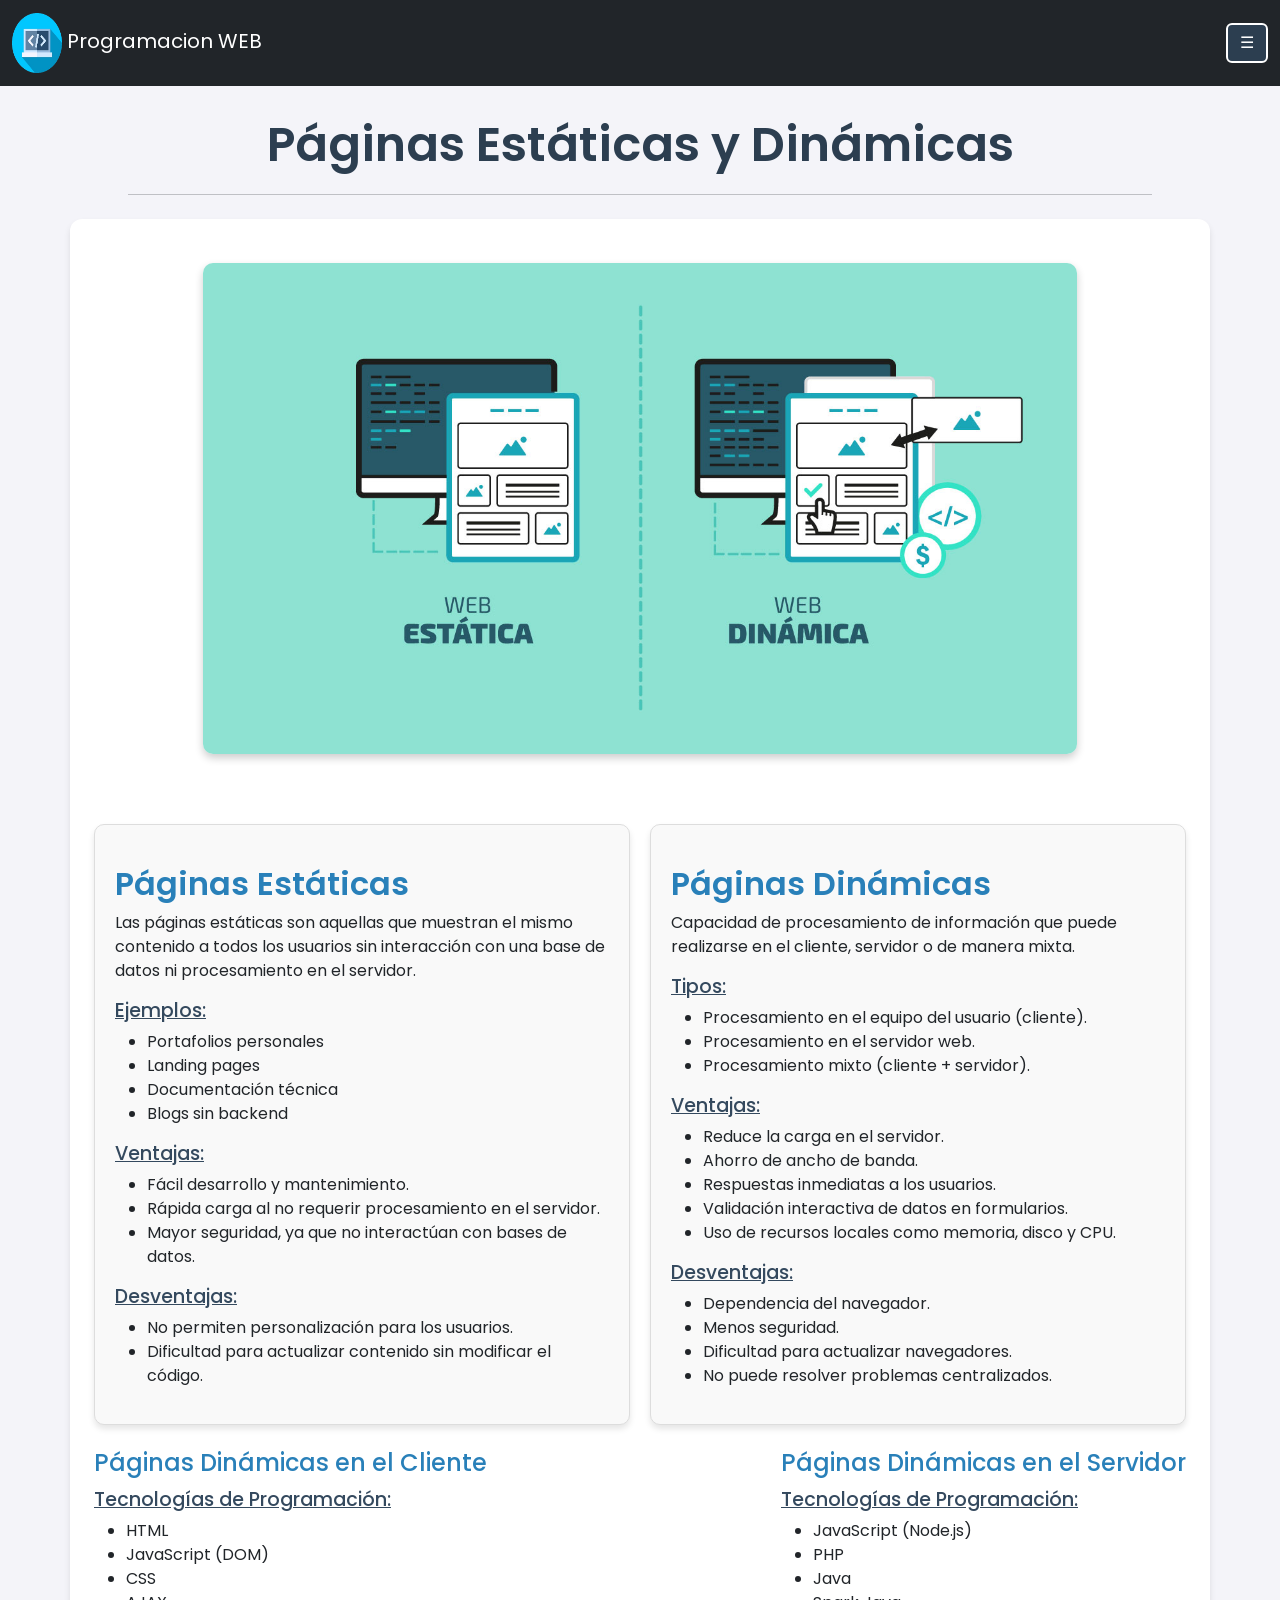
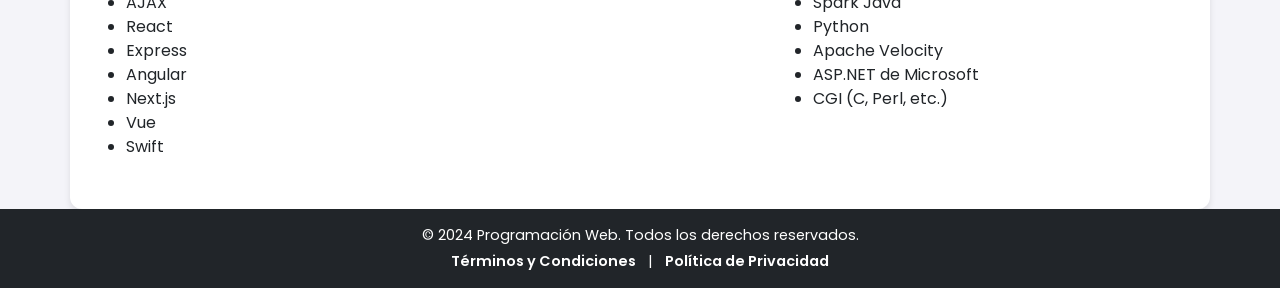
<file: tema2.html>
<!DOCTYPE html>
<html lang="es">

<head>
    <meta charset="UTF-8">
    <meta name="viewport" content="width=device-width, initial-scale=1.0">
    <title>Páginas Estáticas y Dinámicas</title>
    <link href="https://cdn.jsdelivr.net/npm/bootstrap@5.3.0/dist/css/bootstrap.min.css" rel="stylesheet">
    <link rel="stylesheet" href="css/style.css">
    <link rel="stylesheet" href="css/tema2.css">
    <link href="https://fonts.googleapis.com/css2?family=Poppins:wght@400;600&display=swap" rel="stylesheet">
    <link rel="stylesheet" href="https://cdnjs.cloudflare.com/ajax/libs/font-awesome/6.4.2/css/all.min.css">
    <script defer src="https://cdn.jsdelivr.net/npm/bootstrap@5.3.0/dist/js/bootstrap.bundle.min.js"></script>
</head>

<body>
    <nav class="navbar navbar-expand-lg navbar-dark bg-dark">
        <div class="container-fluid">

            <a class="navbar-brand" href="index.html">
                <img class="logo" src="img/logo.png" alt="logo">
            Programacion WEB
            </a>

            <button class="btn btn-custom" type="button" data-bs-toggle="offcanvas" data-bs-target="#offcanvasMenu">
                ☰
            </button>
        </div>
    </nav>

    <!-- Menú lateral (offcanvas) -->
    <div class="offcanvas offcanvas-end bg-dark text-white" id="offcanvasMenu">
        <div class="offcanvas-header">
            <h5 class="offcanvas-title">POW</h5>
            <button type="button" class="btn-close btn-close-white" data-bs-dismiss="offcanvas"></button>
        </div>
        <hr class="menu-divider">
        <div class="offcanvas-body">
            <ul class="nav flex-column">
                <li class="nav-item"><a class="nav-link text-white" href="index.html">Inicio</a></li>
                <li class="nav-item"><a class="nav-link text-white" href="tema2.html">Páginas Estáticas y Dinámicas</a>
                </li>
                <li class="nav-item"><a class="nav-link text-white" href="tema3.html">Lenguaje HTML</a></li>
                <li class="nav-item"><a class="nav-link text-white" href="tema4.html">Diseño de Interfaces</a></li>
                <li class="nav-item"><a class="nav-link text-white" href="tema5.html">Diseño Web, Hipertexto e
                        Hipermedia</a></li>
                <li class="nav-item"><a class="nav-link text-white" href="tema6.html">Hojas de Estilo en Cascada</a>
                </li>
                <li class="nav-item"><a class="nav-link text-white" href="tema7.html">Desarrollo Front-End</a></li>
                <li class="nav-item"><a class="nav-link text-white" href="tema8.html">Lenguaje JavaScript</a></li>
                <li class="nav-item"><a class="nav-link text-white" href="tema9.html">Arquitectura Cliente-Servidor</a>
                </li>
                <li class="nav-item"><a class="nav-link text-white" href="tema10.html">Node.js, React y Next.js</a></li>
                <li class="nav-item"><a class="nav-link text-white" href="tema11.html">Servidores Web y Protocolos</a>
                </li>
                <li class="nav-item"><a class="nav-link text-white" href="tema12.html">Lenguaje PHP</a></li>
                <li class="nav-item"><a class="nav-link text-white" href="tema13.html">AJAX</a></li>
            </ul>
        </div>
    </div>


    <h1 class="text-center">Páginas Estáticas y Dinámicas</h1>
    <hr>



    <div class="container mt-4">
        <div class="card p-4">
            <img src="img/tema2.jpg" class="tema2" alt="paginas estaticas y dinamicas 
            ">
    
            <div class="contenedor-secciones">
                <div class="columna">
                    <h2>Páginas Estáticas</h2>
                    <p>Las páginas estáticas son aquellas que muestran el mismo contenido a todos los usuarios sin
                        interacción con una base de datos ni procesamiento en el servidor.</p>
                    <h4>Ejemplos:</h4>
                    <ul>
                        <li>Portafolios personales</li>
                        <li>Landing pages</li>
                        <li>Documentación técnica</li>
                        <li>Blogs sin backend</li>
                    </ul>
                    <h4>Ventajas:</h4>
                    <ul>
                        <li>Fácil desarrollo y mantenimiento.</li>
                        <li>Rápida carga al no requerir procesamiento en el servidor.</li>
                        <li>Mayor seguridad, ya que no interactúan con bases de datos.</li>
                    </ul>
                    <h4>Desventajas:</h4>
                    <ul>
                        <li>No permiten personalización para los usuarios.</li>
                        <li>Dificultad para actualizar contenido sin modificar el código.</li>
                    </ul>
                </div>
                <div class="columna">
                    <h2>Páginas Dinámicas</h2>
                    <p>Capacidad de procesamiento de información que puede realizarse en el cliente, servidor o de
                        manera
                        mixta.
                    </p>

                    <h4>Tipos:</h4>
                    <ul>
                        <li>Procesamiento en el equipo del usuario (cliente).</li>
                        <li>Procesamiento en el servidor web.</li>
                        <li>Procesamiento mixto (cliente + servidor).</li>
                    </ul>

                    <h4>Ventajas:</h4>
                    <ul>
                        <li>Reduce la carga en el servidor.</li>
                        <li>Ahorro de ancho de banda.</li>
                        <li>Respuestas inmediatas a los usuarios.</li>
                        <li>Validación interactiva de datos en formularios.</li>
                        <li>Uso de recursos locales como memoria, disco y CPU.</li>
                    </ul>

                    <h4>Desventajas:</h4>
                    <ul>
                        <li>Dependencia del navegador.</li>
                        <li>Menos seguridad.</li>
                        <li>Dificultad para actualizar navegadores.</li>
                        <li>No puede resolver problemas centralizados.</li>
                    </ul>
                </div>



            </div>

            <div class="columna2 mt-4">

                <section>
                    <h3 class="ixd-title">Páginas Dinámicas en el Cliente</h3>
                    <h4>Tecnologías de Programación:</h4>
                    <ul>
                        <li>HTML</li>
                        <li>JavaScript (DOM)</li>
                        <li>CSS</li>
                        <li>AJAX</li>
                        <li>React</li>
                        <li>Express</li>
                        <li>Angular</li>
                        <li>Next.js</li>
                        <li>Vue</li>
                        <li>Swift</li>
                    </ul>
                </section>

                <section>
                    <h3 class="ixd-title">Páginas Dinámicas en el Servidor</h3>
                    <h4>Tecnologías de Programación:</h4>
                    <ul>
                        <li>JavaScript (Node.js)</li>
                        <li>PHP</li>
                        <li>Java</li>
                        <li>Spark Java</li>
                        <li>Python</li>
                        <li>Apache Velocity</li>
                        <li>ASP.NET de Microsoft</li>
                        <li>CGI (C, Perl, etc.)</li>
                    </ul>
                </section>
            </div>

            
        </div>
        <button id="btnScrollTop">
            <i class="fas fa-arrow-up"></i>
        </button>
    </div>
    <script src="js/script.js"></script>
</body>
<footer class="footer bg-dark text-white text-center py-3">
    <div class="container">
        <p class="mb-1">&copy; 2024 Programación Web. Todos los derechos reservados.</p>
        <p class="mb-0">
            <a href="#" class="text-white mx-2">Términos y Condiciones</a> |
            <a href="#" class="text-white mx-2">Política de Privacidad</a>
        </p>
    </div>
</footer>

</html>
</file>
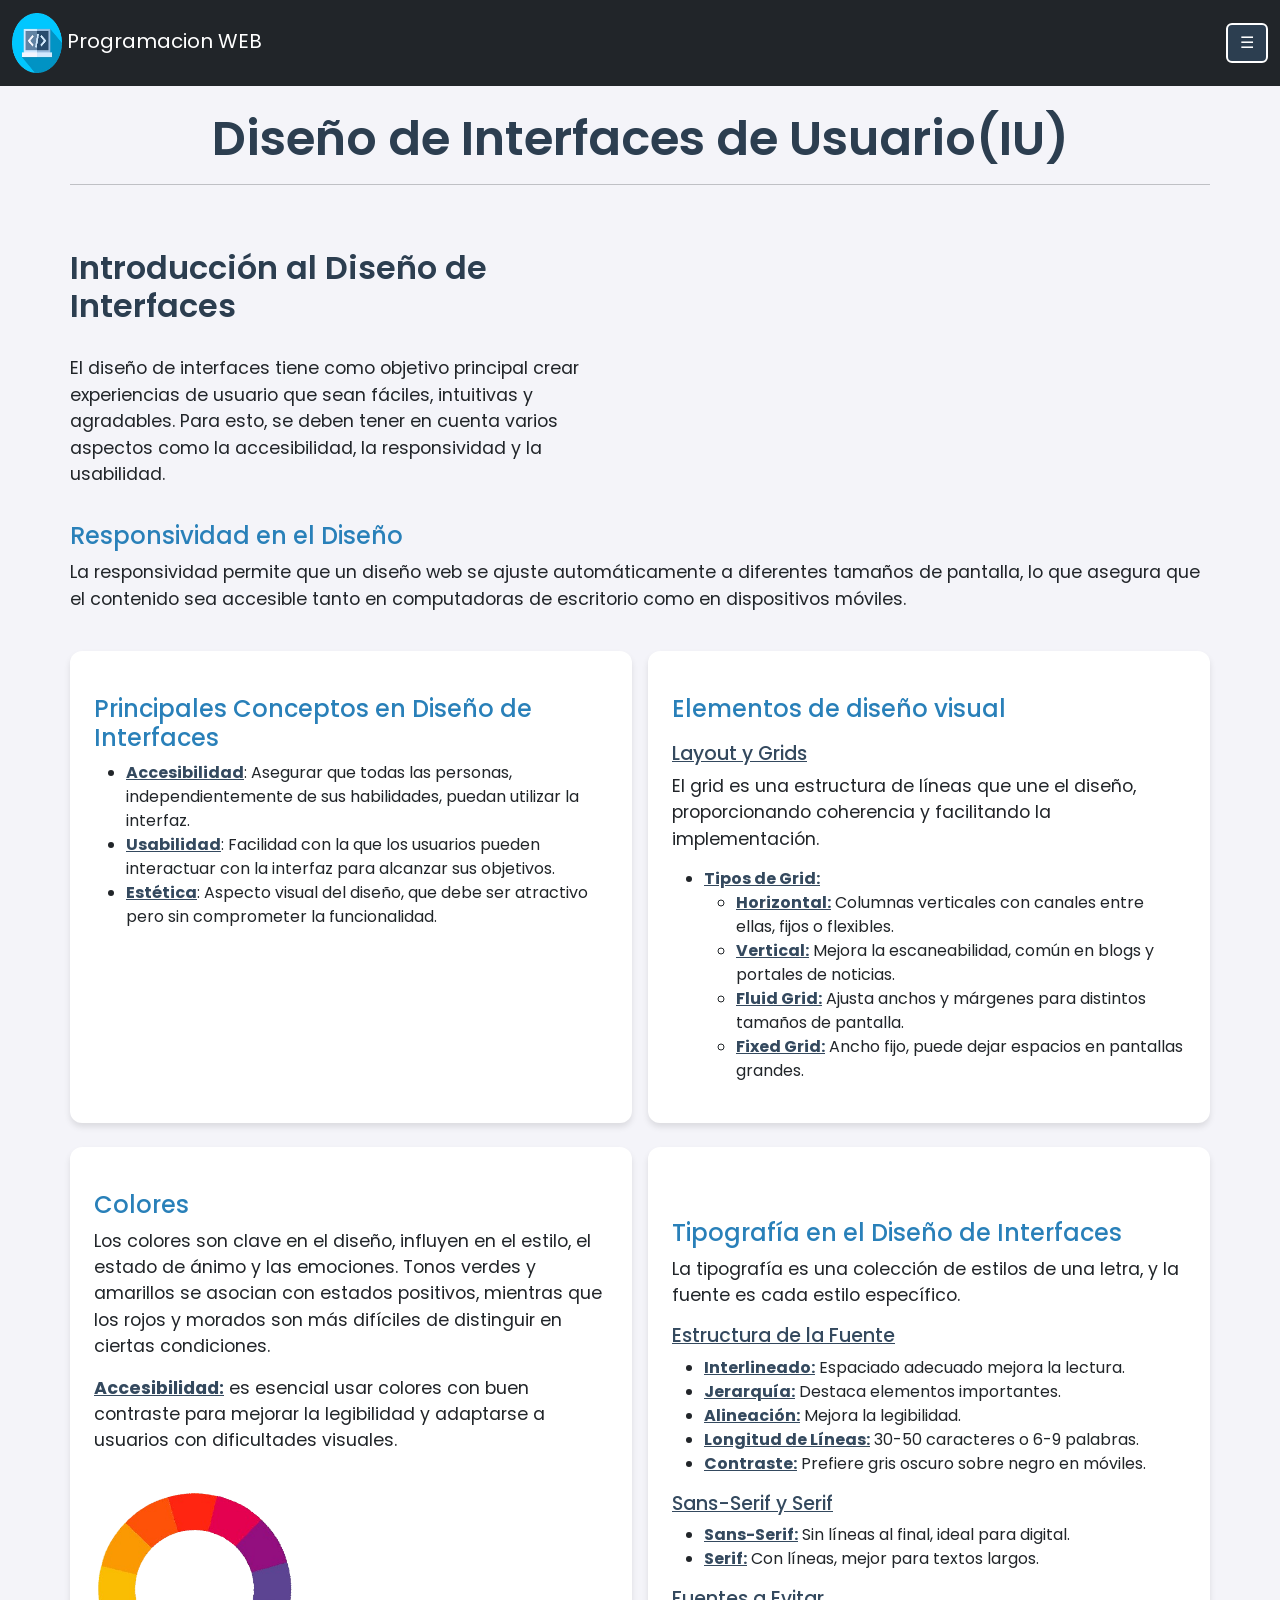
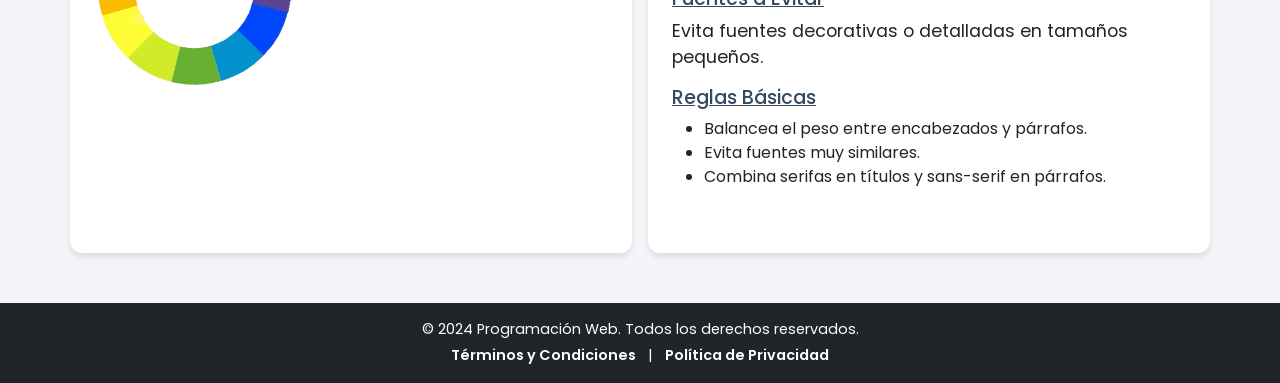
<file: tema4.html>
<!DOCTYPE html>
<html lang="es">

<head>
    <meta charset="UTF-8">
    <meta name="viewport" content="width=device-width, initial-scale=1.0">
    <title>Diseño de Interfaces</title>
    <link href="https://cdn.jsdelivr.net/npm/bootstrap@5.3.0/dist/css/bootstrap.min.css" rel="stylesheet">
    <link rel="stylesheet" href="css/style.css">
    <link rel="stylesheet" href="css/tema4.css">
    <link href="https://fonts.googleapis.com/css2?family=Poppins:wght@400;600&display=swap" rel="stylesheet">
    <link rel="stylesheet" href="https://cdnjs.cloudflare.com/ajax/libs/font-awesome/6.4.2/css/all.min.css">
    <script defer src="https://cdn.jsdelivr.net/npm/bootstrap@5.3.0/dist/js/bootstrap.bundle.min.js"></script>
</head>

<body>
    <nav class="navbar navbar-expand-lg navbar-dark bg-dark">
        <div class="container-fluid">

            <a class="navbar-brand" href="index.html">
                <img class="logo" src="img/logo.png" alt="logo">
                Programacion WEB

            </a>

            <button class="btn btn-custom" type="button" data-bs-toggle="offcanvas" data-bs-target="#offcanvasMenu">
                ☰
            </button>
        </div>
    </nav>

    <!-- Menú lateral (offcanvas) -->
    <div class="offcanvas offcanvas-end bg-dark text-white" id="offcanvasMenu">
        <div class="offcanvas-header">
            <h5 class="offcanvas-title">POW</h5>
            <button type="button" class="btn-close btn-close-white" data-bs-dismiss="offcanvas"></button>
        </div>
        <hr class="menu-divider">
        <div class="offcanvas-body">
            <ul class="nav flex-column">
                <li class="nav-item"><a class="nav-link text-white " href="index.html">Inicio</a></li>
                <li class="nav-item"><a class="nav-link text-white" href="tema2.html">Páginas Estáticas y Dinámicas</a>
                </li>
                <li class="nav-item"><a class="nav-link text-white" href="tema3.html">Lenguaje HTML</a></li>
                <li class="nav-item"><a class="nav-link text-white" href="tema4.html">Diseño de Interfaces</a></li>
                <li class="nav-item"><a class="nav-link text-white" href="tema5.html">Diseño Web, Hipertexto e
                        Hipermedia</a></li>
                <li class="nav-item"><a class="nav-link text-white" href="tema6.html">Hojas de Estilo en Cascada</a>
                </li>
                <li class="nav-item"><a class="nav-link text-white" href="tema7.html">Desarrollo Front-End</a></li>
                <li class="nav-item"><a class="nav-link text-white" href="tema8.html">Lenguaje JavaScript</a></li>
                <li class="nav-item"><a class="nav-link text-white" href="tema9.html">Arquitectura Cliente-Servidor</a>
                </li>
                <li class="nav-item"><a class="nav-link text-white" href="tema10.html">Node.js, React y Next.js</a></li>
                <li class="nav-item"><a class="nav-link text-white" href="tema11.html">Servidores Web y Protocolos</a>
                </li>
                <li class="nav-item"><a class="nav-link text-white" href="tema12.html">Lenguaje PHP</a></li>
                <li class="nav-item"><a class="nav-link text-white" href="tema13.html">AJAX</a></li>
            </ul>
        </div>
    </div>

    <div class="container mt-4">
        <h1 class="text-center">Diseño de Interfaces de Usuario(IU)</h1>
        <hr> <!-- linea de separacion-->


        <section class="mt-4">

            <div class="row">

                <div class="col-md-6">
                    <h2 class="ixd-title">Introducción al Diseño de Interfaces</h2>

                    <p class="ixd-description">El diseño de interfaces tiene como objetivo principal crear experiencias
                        de usuario que sean
                        fáciles,
                        intuitivas y agradables. Para esto, se deben tener en cuenta varios aspectos como la
                        accesibilidad, la
                        responsividad y la usabilidad.
                    </p>
                </div>
                <div class="col-md-6">
                    <iframe class="d-flex align-items-start justify-content-end" width="100%" height="225"
                        src="https://www.youtube.com/embed/chzD2BHGMOw" title="Diseño de interfaces web" frameborder="0"
                        allow="accelerometer; autoplay; clipboard-write; encrypted-media; gyroscope; picture-in-picture; web-share"
                        referrerpolicy="strict-origin-when-cross-origin" allowfullscreen></iframe>

                </div>
            </div>


        </section>

        <h3 class="sub-title">Responsividad en el Diseño</h3>
        <p class="ixd-description">La responsividad permite que un diseño web se ajuste automáticamente a diferentes
            tamaños de pantalla, lo
            que asegura que el contenido sea accesible tanto en computadoras de escritorio como en dispositivos
            móviles.</p>


        <div class="row g-3">
            <div class="col-md-6">
                <div class="card p-4">
                    <h3 class="sub-title">Principales Conceptos en Diseño de Interfaces</h3>
                    <ul>
                        <li><strong>Accesibilidad</strong>: Asegurar que todas las personas, independientemente de sus
                            habilidades, puedan utilizar la interfaz.</li>
                        <li><strong>Usabilidad</strong>: Facilidad con la que los usuarios pueden interactuar con la
                            interfaz
                            para alcanzar sus objetivos.</li>
                        <li><strong>Estética</strong>: Aspecto visual del diseño, que debe ser atractivo pero sin
                            comprometer la
                            funcionalidad.</li>
                    </ul>
                </div>
            </div>

            <div class="col-md-6">
                <div class="card p-4">
                    <h3 class="sub-title">Elementos de diseño visual</h4>
                        <h5 class="sub-sub-title">Layout y Grids</h5>
                        <p class="ixd-description">El grid es una estructura de líneas que une el diseño, proporcionando
                            coherencia y facilitando la implementación.</p>
                        <ul>
                            <li><strong>Tipos de Grid:</strong>
                                <ul>
                                    <li><strong>Horizontal:</strong> Columnas verticales con canales entre ellas, fijos
                                        o flexibles.</li>
                                    <li><strong>Vertical:</strong> Mejora la escaneabilidad, común en blogs y portales
                                        de noticias.</li>
                                    <li><strong>Fluid Grid:</strong> Ajusta anchos y márgenes para distintos tamaños de
                                        pantalla.</li>
                                    <li><strong>Fixed Grid:</strong> Ancho fijo, puede dejar espacios en pantallas
                                        grandes.</li>
                                </ul>
                            </li>
                        </ul>

                </div>
            </div>
        </div>

        <div class="row g-3 x">
            <div class="col-md-6">
                <div class="card p-4">
                    <h3 class="sub-title">Colores</h3>
                    <p class="ixd-description">
                        Los colores son clave en el diseño, influyen en el estilo, el estado de ánimo y las emociones.
                        Tonos verdes y amarillos se asocian con estados positivos, mientras que los rojos y morados son
                        más difíciles de distinguir en ciertas condiciones.
                    </p>
                    <p class="ixd-description">
                        <strong>Accesibilidad:</strong> es esencial usar colores con buen contraste para mejorar la
                        legibilidad y adaptarse a usuarios con dificultades visuales.
                    </p>
                    <img src="img/rueda.png" alt="Anillo de colores" class="img-fluid mt-3" style="width: 40%;">
                </div>
            </div>

            <div class="col-md-6">
                <div class="card p-4">
                    <h3 class="sub-title mt-5">Tipografía en el Diseño de Interfaces</h3>

<section class="mb-4">
    <p class="ixd-description">La tipografía es una colección de estilos de una letra, y la fuente es cada estilo específico.</p>

    <h4 class="sub-sub-title mt-3">Estructura de la Fuente</h4>
    <ul>
        <li><strong>Interlineado:</strong> Espaciado adecuado mejora la lectura.</li>
        <li><strong>Jerarquía:</strong> Destaca elementos importantes.</li>
        <li><strong>Alineación:</strong> Mejora la legibilidad.</li>
        <li><strong>Longitud de Líneas:</strong> 30-50 caracteres o 6-9 palabras.</li>
        <li><strong>Contraste:</strong> Prefiere gris oscuro sobre negro en móviles.</li>
    </ul>

    <h4 class="sub-sub-title mt-3">Sans-Serif y Serif</h4>
    <ul>
        <li><strong>Sans-Serif:</strong> Sin líneas al final, ideal para digital.</li>
        <li><strong>Serif:</strong> Con líneas, mejor para textos largos.</li>
    </ul>

    <h4 class="sub-sub-title mt-3">Fuentes a Evitar</h4>
    <p class="ixd-description">Evita fuentes decorativas o detalladas en tamaños pequeños.</p>

    <h4 class="sub-sub-title mt-3">Reglas Básicas</h4>
    <ul>
        <li>Balancea el peso entre encabezados y párrafos.</li>
        <li>Evita fuentes muy similares.</li>
        <li>Combina serifas en títulos y sans-serif en párrafos.</li>
    </ul>
</section>

                </div>
            </div>
        </div>

        <script src="js/script.js"></script> <!-- Aquí llamas a tu archivo JavaScript -->

        <button id="btnScrollTop">
            <i class="fas fa-arrow-up"></i>
        </button>
    </div>
</body>

<footer class="footer bg-dark text-white text-center py-3">
    <div class="container">
        <p class="mb-1">&copy; 2024 Programación Web. Todos los derechos reservados.</p>
        <p class="mb-0">
            <a href="#" class="text-white mx-2">Términos y Condiciones</a> |
            <a href="#" class="text-white mx-2">Política de Privacidad</a>
        </p>
    </div>
</footer>

</html>
</file>
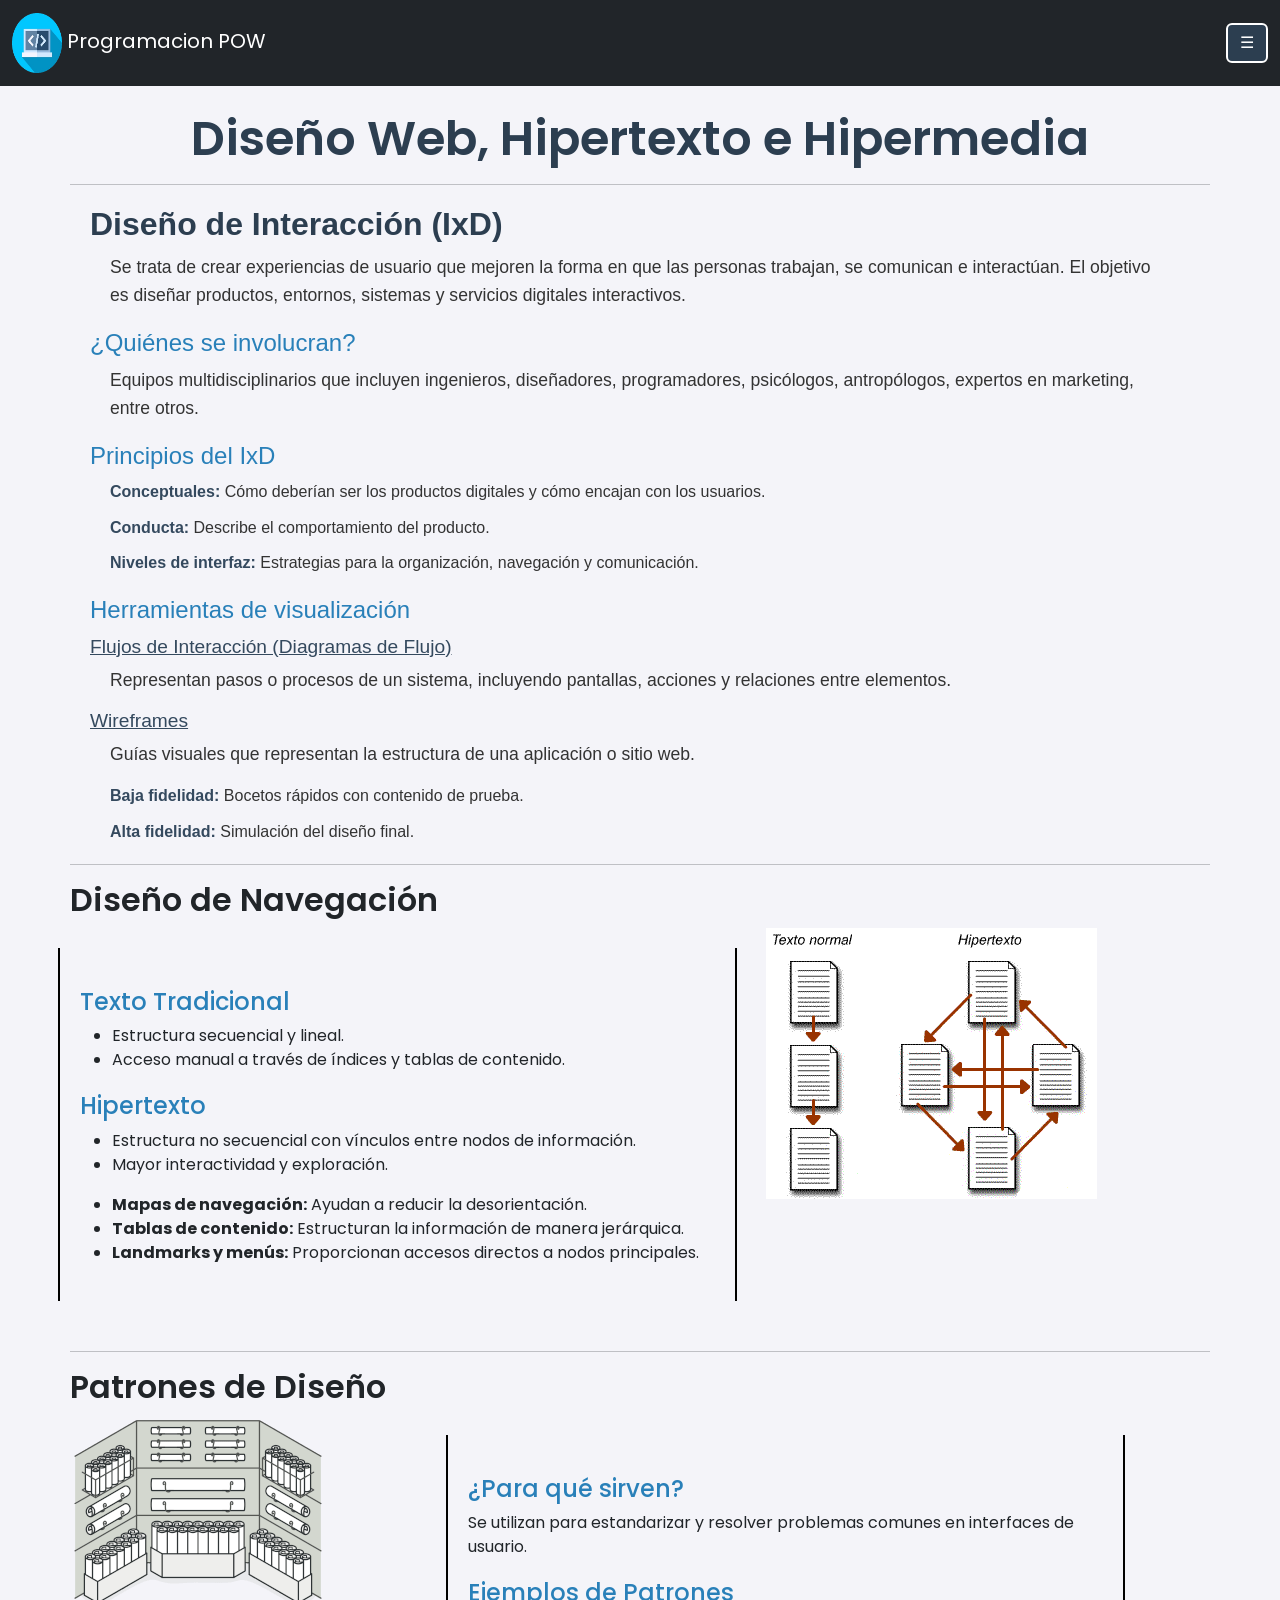
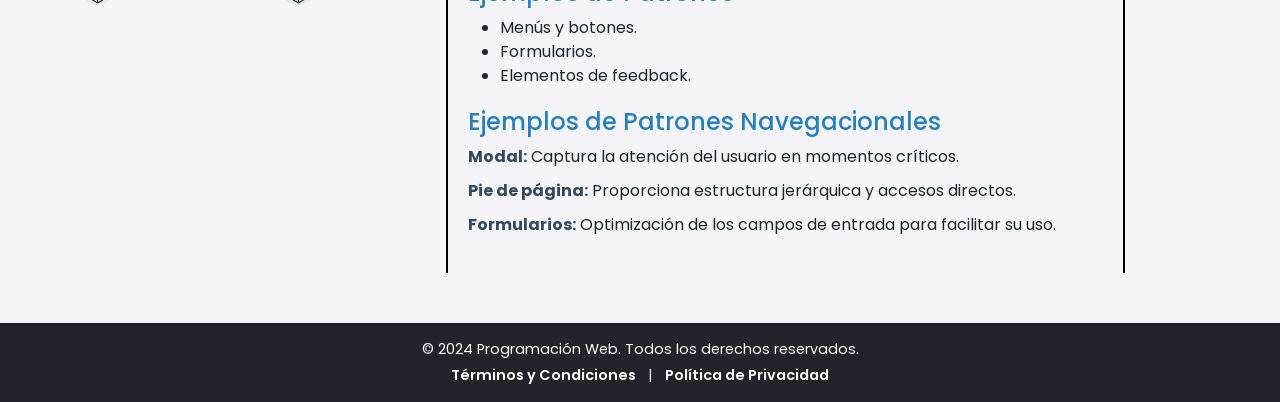
<file: tema5.html>
<!DOCTYPE html>
<html lang="es">

<head>
    <meta charset="UTF-8">
    <meta name="viewport" content="width=device-width, initial-scale=1.0">
    <title>Diseño Web, Hipertexto e Hipermedia</title>
    <link href="https://cdn.jsdelivr.net/npm/bootstrap@5.3.0/dist/css/bootstrap.min.css" rel="stylesheet">
    <link rel="stylesheet" href="css/style.css">
    <link href="https://fonts.googleapis.com/css2?family=Poppins:wght@400;600&display=swap" rel="stylesheet">
    <link rel="stylesheet" href="https://cdnjs.cloudflare.com/ajax/libs/font-awesome/6.4.2/css/all.min.css">
    <link rel="stylesheet" href="css/tema5.css">
    <script defer src="https://cdn.jsdelivr.net/npm/bootstrap@5.3.0/dist/js/bootstrap.bundle.min.js"></script>
</head>

<body>
    <nav class="navbar navbar-expand-lg navbar-dark bg-dark">
        <div class="container-fluid">

            <a class="navbar-brand" href="index.html">
                <img class="logo" src="img/logo.png" alt="logo">
                Programacion POW
            </a>

            <button class="btn btn-custom" type="button" data-bs-toggle="offcanvas" data-bs-target="#offcanvasMenu">
                ☰
            </button>
        </div>
    </nav>

    <!-- Menú lateral (offcanvas) -->
    <div class="offcanvas offcanvas-end bg-dark text-white" id="offcanvasMenu">
        <div class="offcanvas-header">
            <h5 class="offcanvas-title">POW</h5>
            <button type="button" class="btn-close btn-close-white" data-bs-dismiss="offcanvas"></button>
        </div>
        <hr class="menu-divider">
        <div class="offcanvas-body">
            <ul class="nav flex-column">
                <li class="nav-item"><a class="nav-link text-white " href="index.html">Inicio</a></li>
                <li class="nav-item"><a class="nav-link text-white" href="tema2.html">Páginas Estáticas y Dinámicas</a>
                </li>
                <li class="nav-item"><a class="nav-link text-white" href="tema3.html">Lenguaje HTML</a></li>
                <li class="nav-item"><a class="nav-link text-white" href="tema4.html">Diseño de Interfaces</a></li>
                <li class="nav-item"><a class="nav-link text-white" href="tema5.html">Diseño Web, Hipertexto e
                        Hipermedia</a></li>
                <li class="nav-item"><a class="nav-link text-white" href="tema6.html">Hojas de Estilo en Cascada</a>
                </li>
                <li class="nav-item"><a class="nav-link text-white" href="tema7.html">Desarrollo Front-End</a></li>
                <li class="nav-item"><a class="nav-link text-white" href="tema8.html">Lenguaje JavaScript</a></li>
                <li class="nav-item"><a class="nav-link text-white" href="tema9.html">Arquitectura Cliente-Servidor</a>
                </li>
                <li class="nav-item"><a class="nav-link text-white" href="tema10.html">Node.js, React y Next.js</a></li>
                <li class="nav-item"><a class="nav-link text-white" href="tema11.html">Servidores Web y Protocolos</a>
                </li>
                <li class="nav-item"><a class="nav-link text-white" href="tema12.html">Lenguaje PHP</a></li>
                <li class="nav-item"><a class="nav-link text-white" href="tema13.html">AJAX</a></li>
            </ul>
        </div>
    </div>

    <div class="container mt-4">
        <h1 class="text-center">Diseño Web, Hipertexto e Hipermedia</h1>
        <hr>


        <div class="ixd-container">
            <h2 class="ixd-title">Diseño de Interacción (IxD)</h2>
            <p class="ixd-description">
                Se trata de crear experiencias de usuario que mejoren la forma en que las personas trabajan, se comunican e interactúan.
                El objetivo es diseñar productos, entornos, sistemas y servicios digitales interactivos.
            </p>
        
            <h3 class="sub-title">¿Quiénes se involucran?</h3>
            <p class="ixd-description">
                Equipos multidisciplinarios que incluyen ingenieros, diseñadores, programadores, psicólogos, antropólogos,
                expertos en marketing, entre otros.
            </p>
        
            <h3 class="sub-title">Principios del IxD</h3>
            <ul class="ixd-list">
                <li><strong>Conceptuales:</strong> Cómo deberían ser los productos digitales y cómo encajan con los usuarios.</li>
                <li><strong>Conducta:</strong> Describe el comportamiento del producto.</li>
                <li><strong>Niveles de interfaz:</strong> Estrategias para la organización, navegación y comunicación.</li>
            </ul>
        
            <h3 class="sub-title">Herramientas de visualización</h3>
        
            <h4 class="sub-sub-title">Flujos de Interacción (Diagramas de Flujo)</h4>
            <p class="ixd-description">
                Representan pasos o procesos de un sistema, incluyendo pantallas, acciones y relaciones entre elementos.
            </p>
        
            <h4 class="sub-sub-title">Wireframes</h4>
            <p class="ixd-description">
                Guías visuales que representan la estructura de una aplicación o sitio web.
            </p>
            <ul class="ixd-list">
                <li><strong>Baja fidelidad:</strong> Bocetos rápidos con contenido de prueba.</li>
                <li><strong>Alta fidelidad:</strong> Simulación del diseño final.</li>
            </ul>
        </div>
        

        <hr margin-top="10px">
        <div class="row">
            <h2>Diseño de Navegación</h2>
            <div class="col-md-7 diseño-navegacion">
                <h4 class="sub-title">Texto Tradicional</h4>
                <ul>
                    <li>Estructura secuencial y lineal.</li>
                    <li>Acceso manual a través de índices y tablas de contenido.</li>
                </ul>

                <h4 class="sub-title">Hipertexto</h4>
                <ul>
                    <li>Estructura no secuencial con vínculos entre nodos de información.</li>
                    <li>Mayor interactividad y exploración.</li>
                </ul>
                <ul>
                    <li><strong>Mapas de navegación:</strong> Ayudan a reducir la desorientación.</li>
                    <li><strong>Tablas de contenido:</strong> Estructuran la información de manera jerárquica.</li>
                    <li><strong>Landmarks y menús:</strong> Proporcionan accesos directos a nodos principales.</li>
                </ul>
            </div>
            <div class="col-md-4 text-center">
                <img src="img/hipertexto2.png" alt="comparacion de textos">
            </div>
        </div>
        <hr>

        <div class="row">
            <h2>Patrones de Diseño</h2>
            <div class="col-md-4">
                <img src="img/patterns.png" alt="">
            </div>
            <div class="col-md-7 diseño-navegacion">
                <h3 class="sub-title">¿Para qué sirven?</h3>
                <p>Se utilizan para estandarizar y resolver problemas comunes en interfaces de usuario.</p>

                <h3 class="sub-title">Ejemplos de Patrones</h3>
                <ul>
                    <li>Menús y botones.</li>
                    <li>Formularios.</li>
                    <li>Elementos de feedback.</li>
                </ul>

                <h3 class="sub-title ">Ejemplos de Patrones Navegacionales</h3>
                <ul class="ixd-list">
                    <li><strong>Modal:</strong> Captura la atención del usuario en momentos críticos.</li>
                    <li><strong>Pie de página:</strong> Proporciona estructura jerárquica y accesos directos.</li>
                    <li><strong>Formularios:</strong> Optimización de los campos de entrada para facilitar su uso.</li>
                </ul>
            </div>
        </div>

    </div>

    <script src="js/script.js"></script> <!-- Aquí llamas a tu archivo JavaScript -->
    <button id="btnScrollTop">
        <i class="fas fa-arrow-up"></i>
    </button>
</body>

<footer class="footer bg-dark text-white text-center py-3">
    <div class="container">
        <p class="mb-1">&copy; 2024 Programación Web. Todos los derechos reservados.</p>
        <p class="mb-0">
            <a href="#" class="text-white mx-2">Términos y Condiciones</a> |
            <a href="#" class="text-white mx-2">Política de Privacidad</a>
        </p>
    </div>
</footer>

</html>
</file>
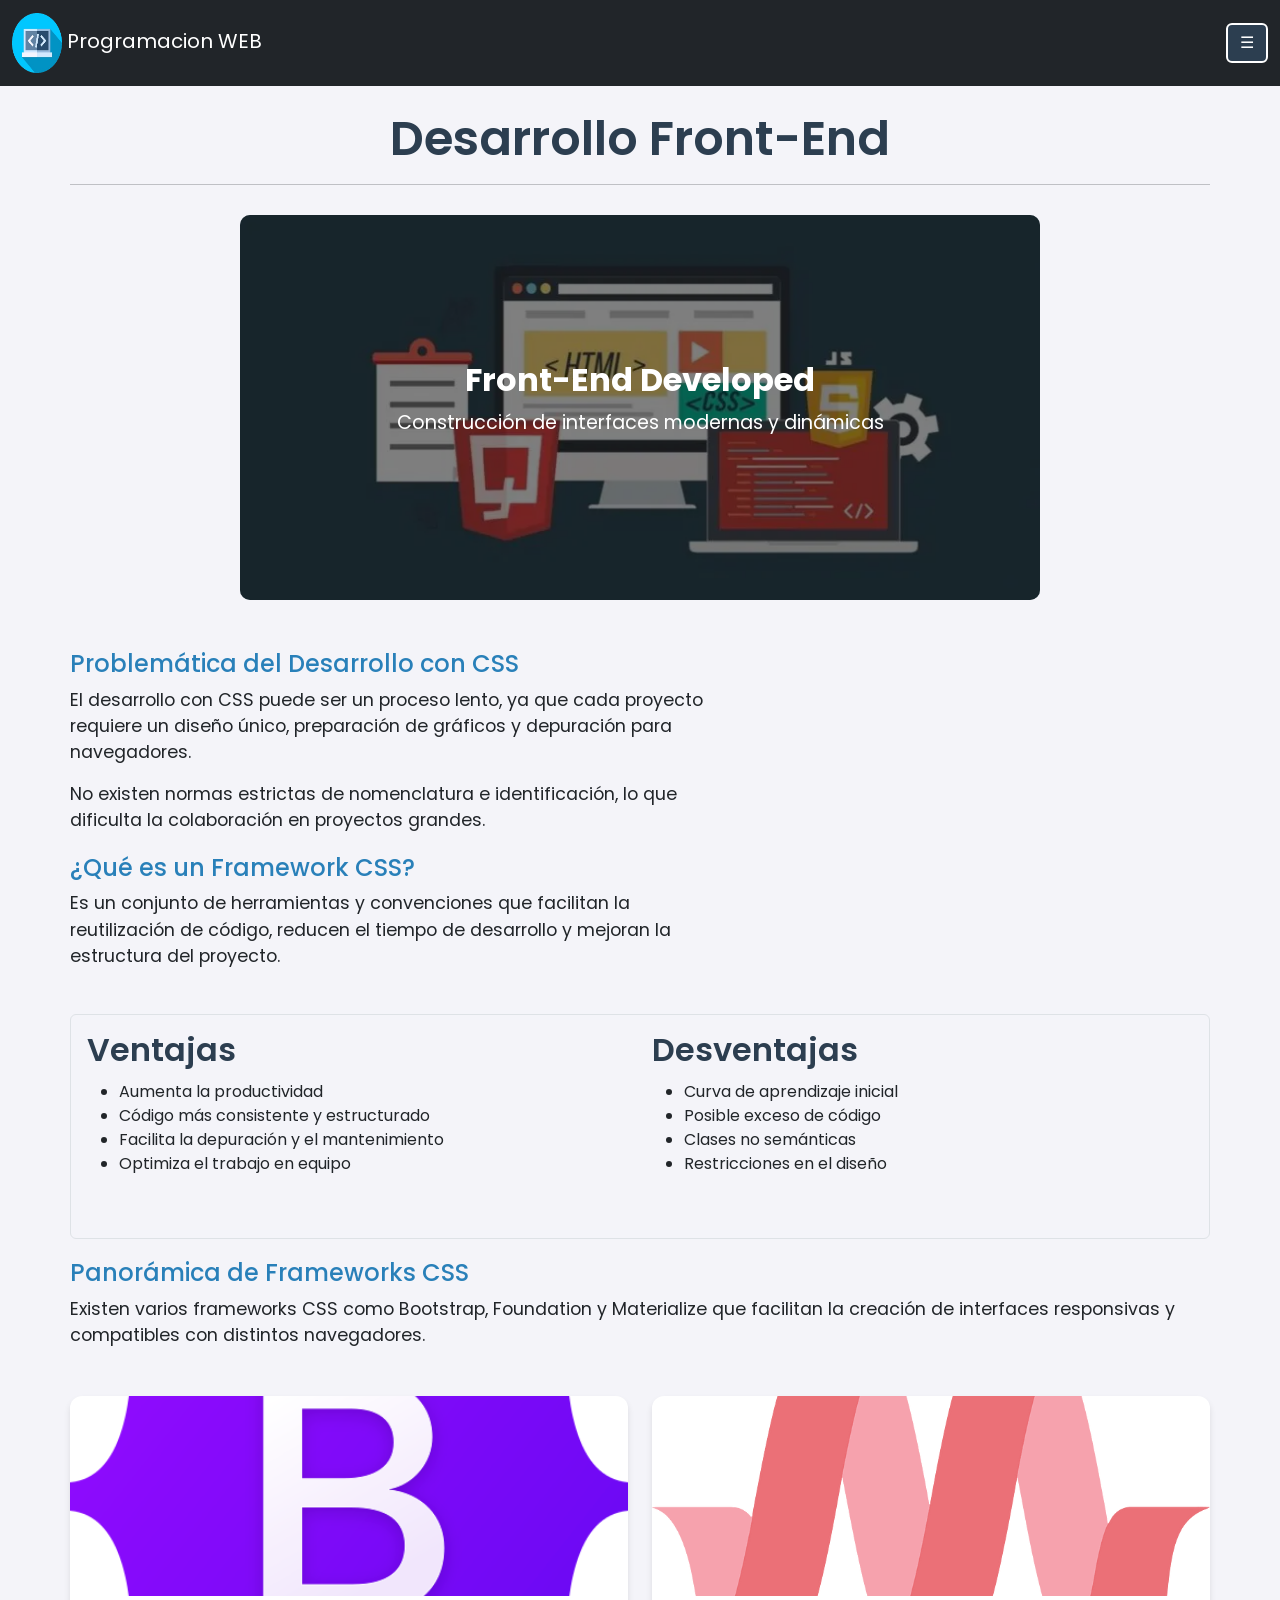
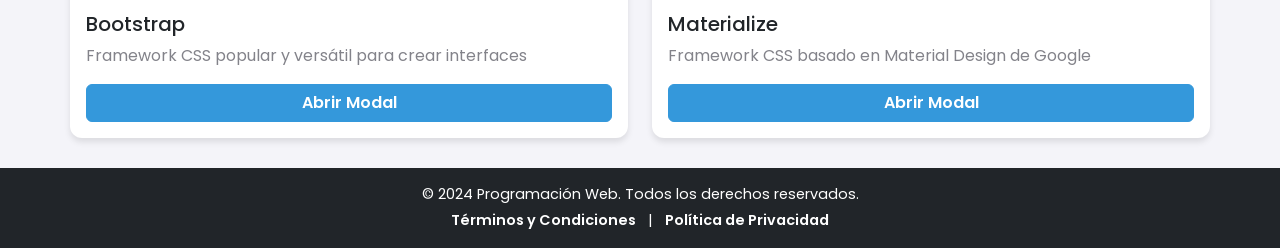
<file: tema7.html>
<!DOCTYPE html>
<html lang="es">

<head>
    <meta charset="UTF-8">
    <meta name="viewport" content="width=device-width, initial-scale=1.0">
    <title>Tema 7 - Desarrollo Front-End</title>
    <link href="https://cdn.jsdelivr.net/npm/bootstrap@5.3.0/dist/css/bootstrap.min.css" rel="stylesheet">
    <link rel="stylesheet" href="css/style.css">
    <link rel="stylesheet" href="css/tema7.css">
    <link href="https://fonts.googleapis.com/css2?family=Poppins:wght@400;600&display=swap" rel="stylesheet">
    <link rel="stylesheet" href="https://cdnjs.cloudflare.com/ajax/libs/font-awesome/6.4.2/css/all.min.css">
    <script defer src="https://cdn.jsdelivr.net/npm/bootstrap@5.3.0/dist/js/bootstrap.bundle.min.js"></script>
</head>

<body>
    <nav class="navbar navbar-expand-lg navbar-dark bg-dark">
        <div class="container-fluid">

            <a class="navbar-brand" href="index.html">
                <img class="logo" src="img/logo.png" alt="logo"> Programacion WEB
            </a>

            <button class="btn btn-custom" type="button" data-bs-toggle="offcanvas" data-bs-target="#offcanvasMenu">
                ☰
            </button>
        </div>
    </nav>

    <!-- Menú lateral (offcanvas) -->
    <div class="offcanvas offcanvas-end bg-dark text-white" id="offcanvasMenu">
        <div class="offcanvas-header">
            <h5 class="offcanvas-title">POW</h5>
            <button type="button" class="btn-close btn-close-white" data-bs-dismiss="offcanvas"></button>
        </div>
        <hr class="menu-divider">
        <div class="offcanvas-body">
            <ul class="nav flex-column">
                <li class="nav-item"><a class="nav-link text-white " href="index.html">Inicio</a></li>
                <li class="nav-item"><a class="nav-link text-white" href="tema2.html">Páginas Estáticas y Dinámicas</a>
                </li>
                <li class="nav-item"><a class="nav-link text-white" href="tema3.html">Lenguaje HTML</a></li>
                <li class="nav-item"><a class="nav-link text-white" href="tema4.html">Diseño de Interfaces</a></li>
                <li class="nav-item"><a class="nav-link text-white" href="tema5.html">Diseño Web, Hipertexto e
                        Hipermedia</a></li>
                <li class="nav-item"><a class="nav-link text-white" href="tema6.html">Hojas de Estilo en Cascada</a>
                </li>
                <li class="nav-item"><a class="nav-link text-white" href="tema7.html">Desarrollo Front-End</a></li>
                <li class="nav-item"><a class="nav-link text-white" href="tema8.html">Lenguaje JavaScript</a></li>
                <li class="nav-item"><a class="nav-link text-white" href="tema9.html">Arquitectura Cliente-Servidor</a>
                </li>
                <li class="nav-item"><a class="nav-link text-white" href="tema10.html">Node.js, React y Next.js</a></li>
                <li class="nav-item"><a class="nav-link text-white" href="tema11.html">Servidores Web y Protocolos</a>
                </li>
                <li class="nav-item"><a class="nav-link text-white" href="tema12.html">Lenguaje PHP</a></li>
                <li class="nav-item"><a class="nav-link text-white" href="tema13.html">AJAX</a></li>
            </ul>
        </div>
    </div>

    <div class="container mt-4">
        <h1 class="text-center">Desarrollo Front-End</h1>
        <hr>
        <div class="image-container">
            <img src="img/front.webp" alt="Front-End">
            <div class="overlay">
                <h2>Front-End Developed</h2>
                <p>Construcción de interfaces modernas y dinámicas</p>
            </div>
        </div>

        <div class="row">
            <div class="col-md-7">
                <h3 class="sub-title">Problemática del Desarrollo con CSS</h3>
                <p class="ixd-description">El desarrollo con CSS puede ser un proceso lento, ya que cada proyecto requiere un diseño único,
                    preparación
                    de gráficos y depuración para navegadores.</p>
                <p class="ixd-description">No existen normas estrictas de nomenclatura e identificación, lo que dificulta la colaboración en
                    proyectos
                    grandes.</p>

                <h3 class="sub-title">¿Qué es un Framework CSS?</h3>
                <p class="ixd-description">Es un conjunto de herramientas y convenciones que facilitan la reutilización de código, reducen el
                    tiempo de
                    desarrollo y mejoran la estructura del proyecto.</p>

            </div>

        </div>

        <div class="list-container border rounded p-3">
            <div class="row">
                <div class="col-md-6">
                    <h2 class="ixd-title">Ventajas</h2>
                    <ul>
                        <li>Aumenta la productividad</li>
                        <li>Código más consistente y estructurado</li>
                        <li>Facilita la depuración y el mantenimiento</li>
                        <li>Optimiza el trabajo en equipo</li>
                    </ul>
                </div>
                <div class="col-md-6">
                    <h2 class="ixd-title">Desventajas</h2>
                    <ul>
                        <li>Curva de aprendizaje inicial</li>
                        <li>Posible exceso de código</li>
                        <li>Clases no semánticas</li>
                        <li>Restricciones en el diseño</li>
                    </ul>
                </div>
            </div>
        </div>


        <h3 class="sub-title">Panorámica de Frameworks CSS</h3>
        <p class="ixd-description">Existen varios frameworks CSS como Bootstrap, Foundation y Materialize que facilitan la creación de
            interfaces responsivas y compatibles con distintos navegadores.</p>

        <div class="container mt-5">
            <div class="row">
                <!-- Card con Bootstrap -->
                <div class="col-md-6">
                    <div class="card">
                        <img src="img/Bootstrap.png" class="card-img-top" alt="Imagen Bootstrap">
                        <div class="card-body">
                            <h5 class="card-title">Bootstrap</h5>
                            <p class="card-text">Framework CSS popular y versátil para crear interfaces</p>
                            <button class="btn btn-primary" data-bs-toggle="modal"
                                data-bs-target="#bootstrapModal">Abrir Modal</button>
                        </div>
                    </div>
                </div>

                <!-- Card con Materialize -->
                <div class="col-md-6">
                    <div class="card">
                        <img src="img/materialize.png" class="card-img-top">
                        <div class="card-body">
                            <h5 class="card-title">Materialize</h5>
                            <p class="card-text">Framework CSS basado en Material Design de Google</p>
                            <button class="btn btn-primary" data-bs-toggle="modal"
                                data-bs-target="#materializeModal">Abrir Modal</button>
                        </div>
                    </div>
                </div>
            </div>
        </div>

        <!-- Modal Bootstrap con Carrusel -->
        <div class="modal fade" id="bootstrapModal" tabindex="-1" aria-labelledby="bootstrapModalLabel"
            aria-hidden="true">
            <div class="modal-dialog">
                <div class="modal-content">
                    <div class="modal-header">
                        <h5 class="modal-title" id="bootstrapModalLabel">Modal de Bootstrap</h5>
                        <button type="button" class="btn-close" data-bs-dismiss="modal"></button>
                    </div>
                    <div class="modal-body">
                        <h5>¿Qué es Bootstrap?</h5>
                        <p>Bootstrap es un framework front-end de código abierto para el desarrollo de sitios web y
                            aplicaciones web responsivas. Fue creado por los ingenieros de Twitter y se ha convertido en
                            uno de los frameworks CSS más populares del mundo.</p>

                        <h6>Características clave:</h6>
                        <ul>
                            <li>Diseño responsivo y adaptativo</li>
                            <li>Componentes reutilizables como botones, formularios, alertas, etc.</li>
                            <li>Basado en un sistema de rejilla de 12 columnas</li>
                            <li>Compatibilidad con todos los navegadores modernos</li>
                        </ul>

                        <h6>Enlaces útiles:</h6>
                        <ul>
                            <li><a href="https://getbootstrap.com/" target="_blank">Documentación oficial de
                                    Bootstrap</a></li>
                            <li><a href="https://getbootstrap.com/docs/5.3/getting-started/introduction/"
                                    target="_blank">Guía de inicio rápido</a></li>
                        </ul>

                        <!-- Carrusel de imágenes -->
                        <div id="carouselExample" class="carousel slide" data-bs-ride="carousel">
                            <div class="carousel-inner">
                                <div class="carousel-item active">
                                    <img src="img/bootstrap1.png" class="d-block w-100" alt="Imagen 1">
                                </div>
                                <div class="carousel-item">
                                    <img src="img/bootstrap2.png" class="d-block w-100" alt="Imagen 2">
                                </div>
                                <div class="carousel-item">
                                    <img src="img/bootstrap3.png" class="d-block w-100" alt="Imagen 3">
                                </div>
                            </div>
                            <button class="carousel-control-prev" type="button" data-bs-target="#carouselExample"
                                data-bs-slide="prev">
                                <span class="carousel-control-prev-icon" aria-hidden="true"></span>
                                <span class="visually-hidden">Anterior</span>
                            </button>
                            <button class="carousel-control-next" type="button" data-bs-target="#carouselExample"
                                data-bs-slide="next">
                                <span class="carousel-control-next-icon" aria-hidden="true"></span>
                                <span class="visually-hidden">Siguiente</span>
                            </button>
                        </div>

                        <p>Bootstrap es ideal para aquellos que buscan rapidez en el desarrollo sin tener que diseñar
                            todo desde cero.</p>
                    </div>
                    <div class="modal-footer">
                        <button type="button" class="btn btn-secondary" data-bs-dismiss="modal">Cerrar</button>
                    </div>
                </div>
            </div>
        </div>


        <!-- Modal Materialize -->
        <div class="modal fade" id="materializeModal" tabindex="-1" aria-labelledby="materializeModalLabel"
            aria-hidden="true">
            <div class="modal-dialog">
                <div class="modal-content">
                    <div class="modal-header">
                        <h5 class="modal-title" id="materializeModalLabel">Modal de Materialize</h5>
                        <button type="button" class="btn-close" data-bs-dismiss="modal"></button>
                    </div>
                    <div class="modal-body">
                        <h5>¿Qué es Materialize?</h5>
                        <p>Materialize es un framework front-end basado en Material Design de Google, el cual es un
                            sistema de diseño visual que tiene como objetivo crear interfaces limpias y modernas, pero
                            también funcionales.</p>

                        <h6>Características clave:</h6>
                        <ul>
                            <li>Diseño basado en el concepto Material Design</li>
                            <li>Componentes modernos y elegantes como tarjetas, botones flotantes, y más</li>
                            <li>Rejilla responsiva y clases de utilidad</li>
                            <li>Animaciones integradas para una experiencia de usuario más dinámica</li>
                        </ul>

                        <h6>Enlaces útiles:</h6>
                        <ul>
                            <li><a href="https://materializecss.com/" target="_blank">Documentación oficial de
                                    Materialize</a></li>
                            <li><a href="https://materializecss.com/getting-started.html" target="_blank">Guía de inicio
                                    rápido</a></li>
                        </ul>

                        <!-- Carrusel de imágenes -->
                        <div id="carouselExample" class="carousel slide" data-bs-ride="carousel">
                            <div class="carousel-inner">
                                <div class="carousel-item active">
                                    <img src="img/materialize1.png" class="d-block w-100"
                                        alt="Imagen 1">
                                </div>
                                <div class="carousel-item">
                                    <img src="img/materialize2.png" class="d-block w-100"
                                        alt="Imagen 2">
                                </div>
                                <div class="carousel-item">
                                    <img src="img/materialize3.png" class="d-block w-100"
                                        alt="Imagen 3">
                                </div>
                            </div>
                            <button class="carousel-control-prev" type="button" data-bs-target="#carouselExample"
                                data-bs-slide="prev">
                                <span class="carousel-control-prev-icon" aria-hidden="true"></span>
                                <span class="visually-hidden">Anterior</span>
                            </button>
                            <button class="carousel-control-next" type="button" data-bs-target="#carouselExample"
                                data-bs-slide="next">
                                <span class="carousel-control-next-icon" aria-hidden="true"></span>
                                <span class="visually-hidden">Siguiente</span>
                            </button>
                        </div>

                        <p>Materialize es ideal para aquellos que buscan seguir las pautas de diseño de Google para
                            crear interfaces coherentes y visualmente atractivas.</p>
                    </div>
                    <div class="modal-footer">
                        <button type="button" class="btn btn-secondary" data-bs-dismiss="modal">Cerrar</button>
                    </div>
                </div>
            </div>
        </div>

    </div>

    <script src="js/script.js"></script> <!-- Aquí llamas a tu archivo JavaScript -->
    <button id="btnScrollTop">
        <i class="fas fa-arrow-up"></i>
    </button>
</body>

<footer class="footer bg-dark text-white text-center py-3">
    <div class="container">
        <p class="mb-1">&copy; 2024 Programación Web. Todos los derechos reservados.</p>
        <p class="mb-0">
            <a href="#" class="text-white mx-2">Términos y Condiciones</a> |
            <a href="#" class="text-white mx-2">Política de Privacidad</a>
        </p>
    </div>
</footer>

</html>
</file>
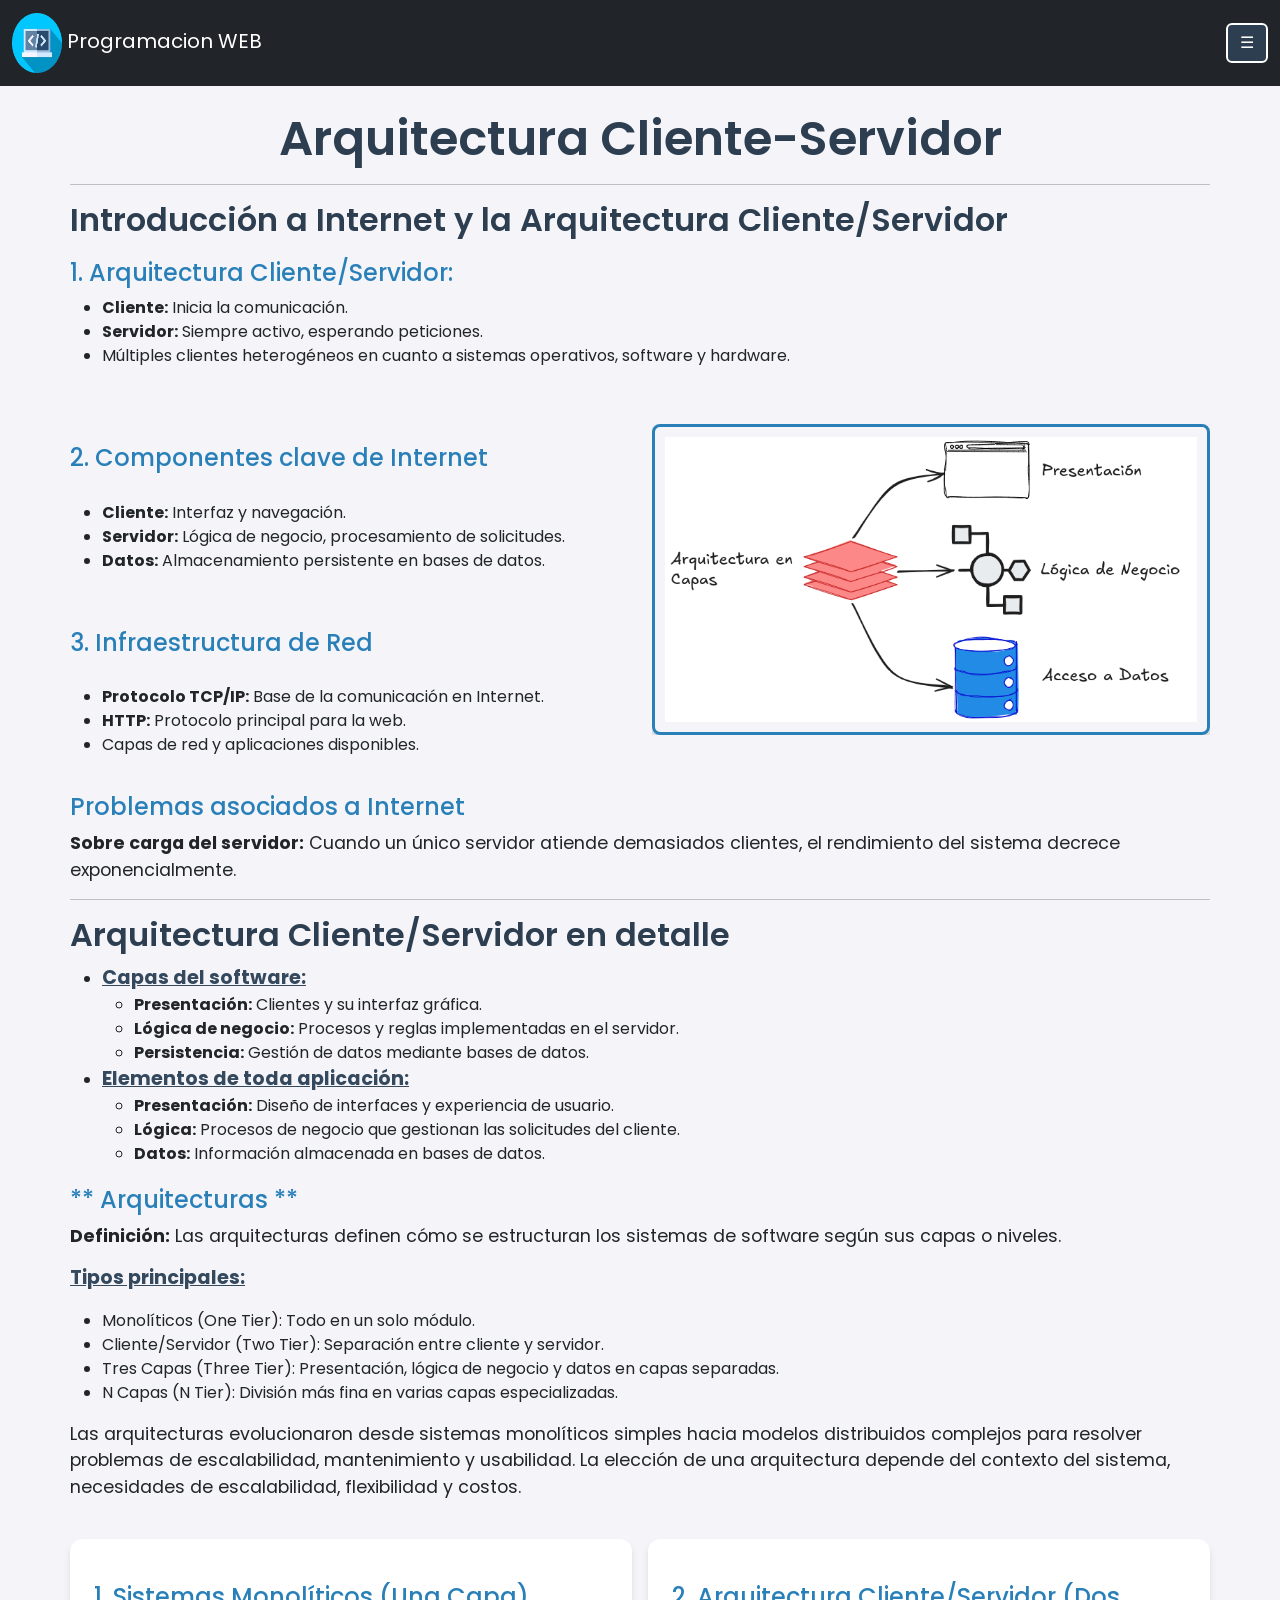
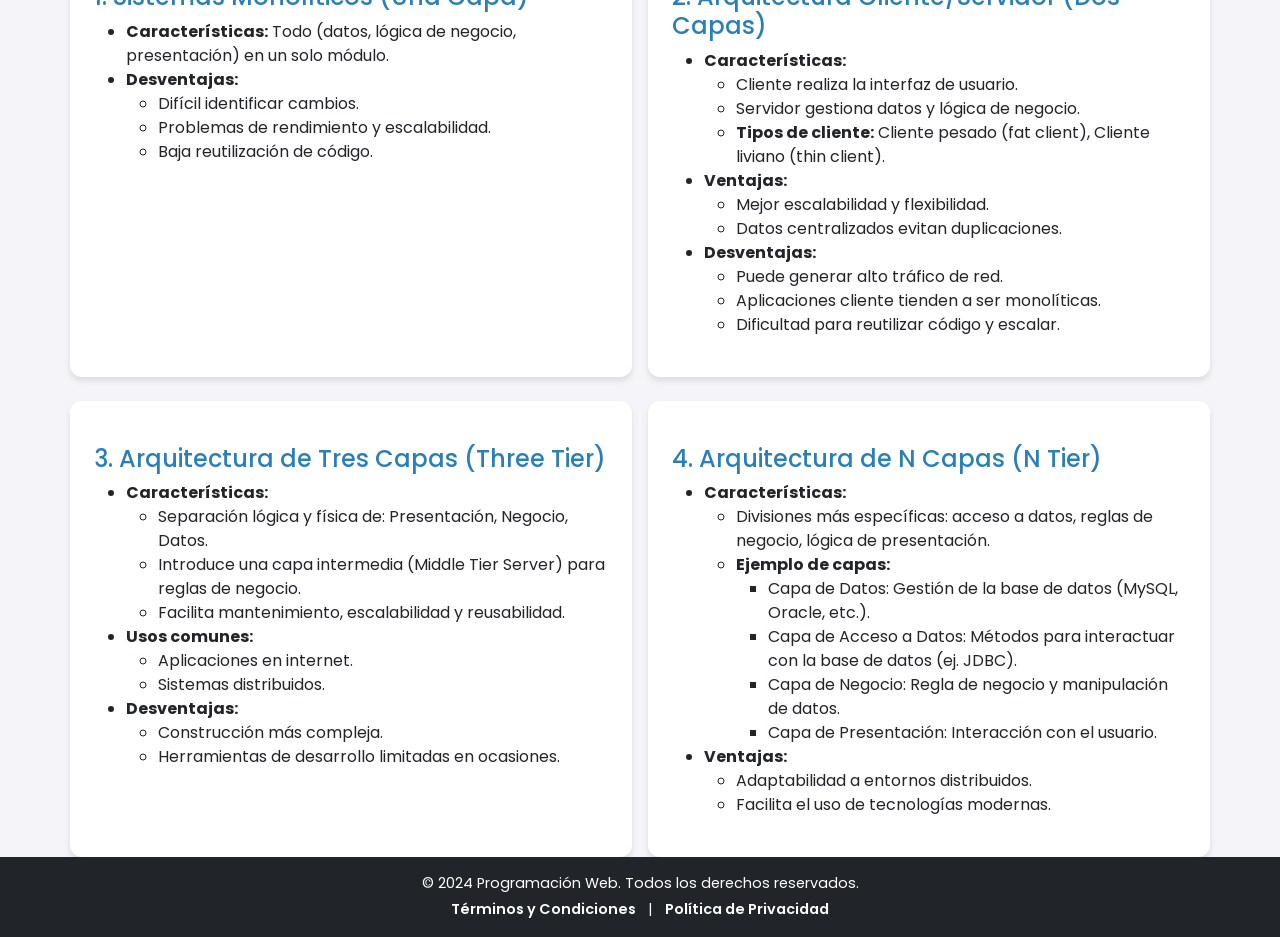
<file: tema9.html>
<!DOCTYPE html>
<html lang="es">

<head>
    <meta charset="UTF-8">
    <meta name="viewport" content="width=device-width, initial-scale=1.0">
    <title>Arquitectura Cliente-Servidor</title>
    <link href="https://cdn.jsdelivr.net/npm/bootstrap@5.3.0/dist/css/bootstrap.min.css" rel="stylesheet">
    <link rel="stylesheet" href="css/style.css">
    <link rel="stylesheet" href="css/tema9.css">
    <link href="https://fonts.googleapis.com/css2?family=Poppins:wght@400;600&display=swap" rel="stylesheet">
    <link rel="stylesheet" href="https://cdnjs.cloudflare.com/ajax/libs/font-awesome/6.4.2/css/all.min.css">
    <script defer src="https://cdn.jsdelivr.net/npm/bootstrap@5.3.0/dist/js/bootstrap.bundle.min.js"></script>
</head>

<body>
    <nav class="navbar navbar-expand-lg navbar-dark bg-dark">
        <div class="container-fluid">

            <a class="navbar-brand" href="index.html">
                <img class="logo" src="img/logo.png" alt="logo"> Programacion WEB
            </a>

            <button class="btn btn-custom" type="button" data-bs-toggle="offcanvas" data-bs-target="#offcanvasMenu">
                ☰
            </button>
        </div>
    </nav>

    <!-- Menú lateral (offcanvas) -->
    <div class="offcanvas offcanvas-end bg-dark text-white" id="offcanvasMenu">
        <div class="offcanvas-header">
            <h5 class="offcanvas-title">POW</h5>
            <button type="button" class="btn-close btn-close-white" data-bs-dismiss="offcanvas"></button>
        </div>
        <hr class="menu-divider">
        <div class="offcanvas-body">
            <ul class="nav flex-column">
                <li class="nav-item"><a class="nav-link text-white " href="index.html">Inicio</a></li>
                <li class="nav-item"><a class="nav-link text-white" href="tema2.html">Páginas Estáticas y Dinámicas</a>
                </li>
                <li class="nav-item"><a class="nav-link text-white" href="tema3.html">Lenguaje HTML</a></li>
                <li class="nav-item"><a class="nav-link text-white" href="tema4.html">Diseño de Interfaces</a></li>
                <li class="nav-item"><a class="nav-link text-white" href="tema5.html">Diseño Web, Hipertexto e
                        Hipermedia</a></li>
                <li class="nav-item"><a class="nav-link text-white" href="tema6.html">Hojas de Estilo en Cascada</a>
                </li>
                <li class="nav-item"><a class="nav-link text-white" href="tema7.html">Desarrollo Front-End</a></li>
                <li class="nav-item"><a class="nav-link text-white" href="tema8.html">Lenguaje JavaScript</a></li>
                <li class="nav-item"><a class="nav-link text-white" href="tema9.html">Arquitectura Cliente-Servidor</a>
                </li>
                <li class="nav-item"><a class="nav-link text-white" href="tema10.html">Node.js, React y Next.js</a></li>
                <li class="nav-item"><a class="nav-link text-white" href="tema11.html">Servidores Web y Protocolos</a>
                </li>
                <li class="nav-item"><a class="nav-link text-white" href="tema12.html">Lenguaje PHP</a></li>
                <li class="nav-item"><a class="nav-link text-white" href="tema13.html">AJAX</a></li>
            </ul>
        </div>
    </div>

    <div class="container mt-4">
        <h1 class="text-center">Arquitectura Cliente-Servidor</h1>
        <hr>

        <h2 class="ixd-title">Introducción a Internet y la Arquitectura Cliente/Servidor</h2>
        <h3 class="sub-title">1. Arquitectura Cliente/Servidor:</h3>
        <ul>
            <li><strong>Cliente:</strong> Inicia la comunicación.</li>
            <li><strong>Servidor:</strong> Siempre activo, esperando peticiones.</li>
            <li>Múltiples clientes heterogéneos en cuanto a sistemas operativos, software y hardware.</li>
        </ul>

        <div class="row">
            <div class="col-md-6">
                <h3 class="sub-title">2. Componentes clave de Internet</h3>
                <ul>
                    <li><strong>Cliente:</strong> Interfaz y navegación.</li>
                    <li><strong>Servidor:</strong> Lógica de negocio, procesamiento de solicitudes.</li>
                    <li><strong>Datos:</strong> Almacenamiento persistente en bases de datos.</li>
                </ul>
                <h3 class="sub-title">3. Infraestructura de Red</h3>
                <ul>
                    <li><strong>Protocolo TCP/IP:</strong> Base de la comunicación en Internet.</li>
                    <li><strong>HTTP:</strong> Protocolo principal para la web.</li>
                    <li>Capas de red y aplicaciones disponibles.</li>
                </ul>
            </div>
            <div class="col-md-6">
                <div id="carouselExample" class="carousel slide" data-bs-ride="carousel" data-bs-interval="3000">
                    <div class="carousel-inner">
                        <div class="carousel-item active">
                            <img src="img/arquitectura.png" class="d-block w-100 img-border" alt="Imagen 1">
                        </div>
                        <div class="carousel-item">
                            <img src="img/arquitectura1.png" class="d-block w-100 img-border" alt="Imagen 2">
                        </div>
                        <div class="carousel-item">
                            <img src="img/arquitectura2.png" class="d-block w-100 img-border" alt="Imagen 3">
                        </div>
                    </div>
                    <button class="carousel-control-prev" type="button" data-bs-target="#carouselExample"
                        data-bs-slide="prev">
                        <span class="carousel-control-prev-icon" aria-hidden="true"></span>
                        <span class="visually-hidden">Anterior</span>
                    </button>
                    <button class="carousel-control-next" type="button" data-bs-target="#carouselExample"
                        data-bs-slide="next">
                        <span class="carousel-control-next-icon" aria-hidden="true"></span>
                        <span class="visually-hidden">Siguiente</span>
                    </button>
                </div>
            </div>
        </div>



        <h3 class="sub-title">Problemas asociados a Internet</h3>
        <p class="ixd-description"><strong>Sobre carga del servidor:</strong> Cuando un único servidor atiende
            demasiados clientes, el
            rendimiento del sistema decrece exponencialmente.</p>

            <hr>
        <h2 class="ixd-title">Arquitectura Cliente/Servidor en detalle</h2>
        <ul>
            <li><strong class="sub-sub-title">Capas del software:</strong></li>
            <ul>
                <li><strong>Presentación:</strong> Clientes y su interfaz gráfica.</li>
                <li><strong>Lógica de negocio:</strong> Procesos y reglas implementadas en el servidor.</li>
                <li><strong>Persistencia:</strong> Gestión de datos mediante bases de datos.</li>
            </ul>
            <li><strong class="sub-sub-title">Elementos de toda aplicación:</strong></li>
            <ul>
                <li><strong>Presentación:</strong> Diseño de interfaces y experiencia de usuario.</li>
                <li><strong>Lógica:</strong> Procesos de negocio que gestionan las solicitudes del cliente.</li>
                <li><strong>Datos:</strong> Información almacenada en bases de datos.</li>
            </ul>
        </ul>



        <h3 class="sub-title">** Arquitecturas ** </h3>
        <p class="ixd-description"><strong>Definición:</strong> Las arquitecturas definen cómo se estructuran los
            sistemas de software según sus
            capas o niveles.</p>
        <p class="sub-sub-title"><strong>Tipos principales:</strong></p>
        <ul>
            <li>Monolíticos (One Tier): Todo en un solo módulo.</li>
            <li>Cliente/Servidor (Two Tier): Separación entre cliente y servidor.</li>
            <li>Tres Capas (Three Tier): Presentación, lógica de negocio y datos en capas separadas.</li>
            <li>N Capas (N Tier): División más fina en varias capas especializadas.</li>
        </ul>

        <p class="ixd-description">Las arquitecturas evolucionaron desde sistemas monolíticos simples hacia modelos
            distribuidos complejos para
            resolver problemas de escalabilidad, mantenimiento y usabilidad. La elección de una arquitectura depende del
            contexto del sistema, necesidades de escalabilidad, flexibilidad y costos.</p>

        <div class="row g-3">
            <div class="col-md-6">
                <div class="card p-4">
                    <h3 class="sub-title">1. Sistemas Monolíticos (Una Capa)</h3>
                    <ul>
                        <li><strong>Características:</strong> Todo (datos, lógica de negocio, presentación) en un solo
                            módulo.</li>
                        <li><strong>Desventajas:</strong>
                            <ul>
                                <li>Difícil identificar cambios.</li>
                                <li>Problemas de rendimiento y escalabilidad.</li>
                                <li>Baja reutilización de código.</li>
                            </ul>
                        </li>
                    </ul>
                </div>
            </div>
            <div class="col-md-6">
                <div class="card p-4">
                    <h3 class="sub-title">2. Arquitectura Cliente/Servidor (Dos Capas)</h3>
                    <ul>
                        <li><strong>Características:</strong>
                            <ul>
                                <li>Cliente realiza la interfaz de usuario.</li>
                                <li>Servidor gestiona datos y lógica de negocio.</li>
                                <li><strong>Tipos de cliente:</strong> Cliente pesado (fat client), Cliente liviano
                                    (thin client).
                                </li>
                            </ul>
                        </li>
                        <li><strong>Ventajas:</strong>
                            <ul>
                                <li>Mejor escalabilidad y flexibilidad.</li>
                                <li>Datos centralizados evitan duplicaciones.</li>
                            </ul>
                        </li>
                        <li><strong>Desventajas:</strong>
                            <ul>
                                <li>Puede generar alto tráfico de red.</li>
                                <li>Aplicaciones cliente tienden a ser monolíticas.</li>
                                <li>Dificultad para reutilizar código y escalar.</li>
                            </ul>
                        </li>
                    </ul>
                </div>
            </div>
        </div>

        <div class="row g-3 ">
            <div class="col-md-6">
                <div class="card p-4">
                    <h3 class="sub-title">3. Arquitectura de Tres Capas (Three Tier)</h3>
                    <ul>
                        <li><strong>Características:</strong>
                            <ul>
                                <li>Separación lógica y física de: Presentación, Negocio, Datos.</li>
                                <li>Introduce una capa intermedia (Middle Tier Server) para reglas de negocio.</li>
                                <li>Facilita mantenimiento, escalabilidad y reusabilidad.</li>
                            </ul>
                        </li>
                        <li><strong>Usos comunes:</strong>
                            <ul>
                                <li>Aplicaciones en internet.</li>
                                <li>Sistemas distribuidos.</li>
                            </ul>
                        </li>
                        <li><strong>Desventajas:</strong>
                            <ul>
                                <li>Construcción más compleja.</li>
                                <li>Herramientas de desarrollo limitadas en ocasiones.</li>
                            </ul>
                        </li>
                    </ul>
                </div>
            </div>
            <div class="col-md-6">
                <div class="card p-4">
                    <h3 class="sub-title">4. Arquitectura de N Capas (N Tier)</h3>
                    <ul>
                        <li><strong>Características:</strong>
                            <ul>
                                <li>Divisiones más específicas: acceso a datos, reglas de negocio, lógica de
                                    presentación.</li>
                                <li><strong>Ejemplo de capas:</strong>
                                    <ul>
                                        <li>Capa de Datos: Gestión de la base de datos (MySQL, Oracle, etc.).</li>
                                        <li>Capa de Acceso a Datos: Métodos para interactuar con la base de datos (ej.
                                            JDBC).</li>
                                        <li>Capa de Negocio: Regla de negocio y manipulación de datos.</li>
                                        <li>Capa de Presentación: Interacción con el usuario.</li>
                                    </ul>
                                </li>
                            </ul>
                        </li>
                        <li><strong>Ventajas:</strong>
                            <ul>
                                <li>Adaptabilidad a entornos distribuidos.</li>
                                <li>Facilita el uso de tecnologías modernas.</li>
                            </ul>
                        </li>
                    </ul>
                </div>
            </div>
        </div>

       

    </div>

    <script src="js/script.js"></script> <!-- Aquí llamas a tu archivo JavaScript -->
    <button id="btnScrollTop">
        <i class="fas fa-arrow-up"></i>
    </button>
</body>

<footer class="footer bg-dark text-white text-center py-3">
    <div class="container">
        <p class="mb-1">&copy; 2024 Programación Web. Todos los derechos reservados.</p>
        <p class="mb-0">
            <a href="#" class="text-white mx-2">Términos y Condiciones</a> |
            <a href="#" class="text-white mx-2">Política de Privacidad</a>
        </p>
    </div>
</footer>

</html>
</file>
<file: css/style.css>
.logo {
    height: 60px;
    width: 80px;
}

body {
    font-family: 'Poppins', sans-serif;
    background-color: #f4f4f9;
}

/* Botones llamativos */
.btn-primary {
    background-color: #3498db;
    border-color: #3498db;
    font-weight: 600;
}

.btn-primary:hover {
    background-color: #2980b9;
    border-color: #2980b9;
}

.btn-custom {
    background-color: #2c3e50 ; /* Color oscuro */
    color: white; /* Texto blanco */
    border: 2px solid white ; /* Borde blanco */
}

.btn-custom:hover {
    background-color: #00c7ff ; /* Un poco más oscuro al pasar el mouse */
}

.card {
    border: none;
    border-radius: 12px;
    box-shadow: 0px 4px 6px rgba(0, 0, 0, 0.1);
}

.card:hover {
    transform: scale(1.05);
    transition: 0.3s ease-in-out;
}

.container {
    padding: 0px;
}

/* Título de bienvenida con efecto de texto */
h1 {
    font-size: 3rem;
    font-weight: 600;
    color: #2c3e50;
    margin-top: 0;
}

p.lead {
    font-size: 1.25rem;
    color: #34495e;
    margin-top: 20px;
}

/* Sidebar */
.nav {
    list-style-type: none;
    padding-left: 0;
}

.nav-link {
    color: #fff;
    padding: 10px;
    text-decoration: none;
    font-weight: 500;
}

.nav-link:hover {
    background-color: rgba(255, 255, 255, 0.1);
    border-radius: 4px;
}

/* Contenido principal */
.col-md-9, .col-lg-10 {
    background-color: #ffffff;
    border-radius: 8px;
    box-shadow: 0 2px 10px rgba(0, 0, 0, 0.1);
    margin-left: 10px;
}

h1, h2 {
    font-weight: 600;
}


.navbar {
    background-color: #343a40;
}

.navbar-brand, .nav-link {
    color: white !important;
}
.navbar-brand img {
    width: 50px;
}

.nav-link.active {
    font-weight: bold;
    color: #ffc107 !important; /* Amarillo Bootstrap */
    background-color: rgba(255, 255, 255, 0.1); /* Resaltado sutil */
    border-left: 4px solid #ffc107;
}

.row {
    margin-bottom: 30px;
}

.offcanvas-header h5 {
    color: #e0f2f7 !important;
}

.menu-divider {
    border: none;
    height: 2px;
    background-color: #ffffff; /* Color blanco */
    width: 80%; /* Hace que la línea sea más pequeña en los costados */
    margin: 10px auto; /* Centrar la línea y agregar espacio arriba y abajo */
    opacity: 0.7; /* Un poco de transparencia */
}

.section-header {
    text-align: center;
    margin: 40px 0;
    font-weight: 600;
    color: #343a40;
}

.section-intro {
    margin-top: 50px; /* Ajusta según sea necesario */
}
@media (max-width: 768px) {
    .section-intro {
        margin-top: 10px; /* Ajusta el margen en dispositivos pequeños */
    }
    
    .carousel {
        margin-bottom: 5px;
    }
}

/* Estilo para el título que debe moverse con el scroll */
.welcome-title {
    position: fixed;
    top: 20%;
    left: 50%;
    /* padding-top: 20px; */
    transform: translateX(-50%);
    background-color: white; /* Fondo blanco para que no se mezcle con el contenido */
    z-index: 1000;
    padding: 10px 20px;
    border-radius: 10px;
    box-shadow: 0 4px 6px rgba(0, 0, 0, 0.1);
}

.welcome-title h1,
.welcome-title p {
    background-color: rgba(0, 0, 0, 0.6);
    color: white;
    padding: 10px 20px;
    border-radius: 8px;
    box-shadow: 0 4px 6px rgba(0, 0, 0, 0.3);
}

/* Efecto cuando el carrusel está en vista */
.welcome-title.hide {
    top: -100px;
    /* Ajusta esto para mover el título fuera de la vista */
    opacity: 0;
    /* Hacerlo transparente */
}

.footer {
    background-color: #2c3e50;
    color: white;
    padding: 15px 0;
    font-size: 0.9rem;
    position: relative;
    width: 100%;
    bottom: 0;
}

.footer a {
    text-decoration: none;
    font-weight: 600;
}

.footer a:hover {
    text-decoration: underline;
}

#btnScrollTop {
    position: fixed;
    bottom: 20px;
    right: 20px;
    display: none;
    background-color: #007bff;
    color: white;
    border: none;
    width: 50px;
    height: 50px;
    border-radius: 50%;
    font-size: 24px;
    cursor: pointer;
    box-shadow: 0px 4px 6px rgba(0, 0, 0, 0.2);
    transition: all 0.3s ease-in-out;
    display: flex;
    align-items: center;
    justify-content: center;
    opacity: 0;
    visibility: hidden;
    transition: opacity 0.3s, visibility 0.3s;
}

#btnScrollTop:hover {
    background-color: #0056b3;
    transform: scale(1.1);
}


#btnScrollTop.show {
    opacity: 1;
    visibility: visible;
}
.ixd-title {
    color: #2c3e50;
    font-size: 2em;
    margin-bottom: 10px;
}

.sub-title {
    color: #2980b9;
    font-size: 1.5em;
    margin-top: 20px;
}

.sub-sub-title {
    color: #34495e;
    font-size: 1.2em;
    margin-top: 10px;
    text-decoration: underline;
}

.ixd-description {
    font-size: 1.1em;
    margin-bottom: 15px;
}

.ixd-list {
    list-style-type: none;
    padding-left: 0;
}
</file>
<file: css/index.css>
.desc {
    color: rgb(105, 99, 99);
    font-size: small;
}

.card-img-top {
    width: 100px;
}

.carousel {
    position: relative;
    z-index: 1;
}

.carousel img {
    height: 350px;
    /* Ajusta la altura según prefieras */
    object-fit: cover;
    /* Asegura que las imágenes se ajusten sin deformarse */
    /* transition: transform 0.5s ease-in-out; */
}

.carousel-item img {
    transition: transform 0.5s ease-in-out;
    /* Transición suave al cambiar las imágenes */
}

.carousel-item {
    height: 350px;
    /* Ajusta la altura del carrusel según lo necesites */
}

.carousel-inner {
    /* z-index: 1; */
    border-radius: 15px;
    /* Borde redondeado para el carrusel */
    overflow: hidden;
}

.carousel-inner img {
    width: 100%;
    /* Se asegura que las imágenes llenen todo el ancho del contenedor */
    object-fit: cover;
    /* Ajusta la imagen sin deformarla, cubriendo el área */
}

.carousel-item:hover img {
    transform: scale(1.05);
    /* Un pequeño efecto de zoom al pasar el ratón */
}

.carousel-control-prev-icon,
.carousel-control-next-icon {
    background-color: rgba(0, 0, 0, 0.5);
    /* Botones más suaves y transparentes */
    border-radius: 50%;
    /* Forma redonda */
}
</file>
<file: css/tema10.css>
.ixd-title {
    color: #2c3e50;
    font-size: 2em;
    margin-bottom: 10px;
}

.sub-title {
    color: #2980b9;
    font-size: 1.5em;
    margin-top: 20px;
}

.sub-sub-title {
    color: #34495e;
    font-size: 1.2em;
    margin-top: 10px;
    text-decoration: underline;
}

.ixd-description {
    font-size: 1.1em;
    margin-bottom: 15px;
}
.card {
    position: relative;
    margin-bottom: 30px; /* Ajusta el valor según lo que necesites */
  }
  /* Ajuste general para imágenes */
img.img-fluid {
    display: flex;
    align-items: center; /* Alinea verticalmente las imágenes con el texto */
    justify-content: center;
    font-family: 'Poppins', sans-serif;
    font-size: 2.5rem;
    margin-left: 10px; /* Ajusta el espaciado según lo necesites */
    width: 70px; /* Tamaño de los logotipos */
    height: auto;
    opacity: 0.8;
    transition: opacity 0.3s ease;
}

/* Limita el tamaño máximo de las imágenes en los bloques de texto */
.card img {
    max-height: 300px; /* Establece un límite para la altura de las imágenes */
    object-fit: contain; /* Asegura que la imagen se ajuste sin deformarse */
}

.loguito {
    position: absolute;  /* Hacemos que el logo tenga una posición absoluta */
    top: 10px;  /* Espacio desde la parte superior */
    right: 10px;  /* Espacio desde la parte derecha */
    width: 70px;  /* Ajusta el tamaño según lo necesites */
    height: auto;
    opacity: 0.8;
    transition: opacity 0.3s ease;
}
.x{
    width: 60px !important;
}
</file>
<file: css/tema11.css>
.ixd-title {
    color: #2c3e50;
    font-size: 2em;
    margin-bottom: 10px;
}

.sub-title {
    color: #2980b9;
    font-size: 1.5em;
    margin-top: 20px;
}

.sub-sub-title {
    color: #34495e;
    font-size: 1.2em;
    margin-top: 10px;
    text-decoration: underline;
}

.ixd-description {
    font-size: 1.1em;
    margin-bottom: 15px;
}

.ixd-list {
    list-style-type: none;
    padding-left: 0;
}
.img-ip {
    width: 350px;
    height: auto; /* Mantiene la proporción original */
}
.barra-izq {
    border-left: 2px solid black;  /* Línea izquierda */
    padding: 20px;
    margin: 20px 0;
    margin-right: 30px;
    padding-left: 20px;

}

.barra-der {
    border-right: 2px solid black;  /* Línea izquierda */
    padding: 20px;
    margin: 20px 0;
    margin-left: 50px;
    padding-right: 20px;
}

.row {
    margin-bottom: 20px; /* Añadir espacio entre filas */
}

.col-md-6 {
    padding: 20px; /* Añadir espacio interno */
}
</file>
<file: css/tema12.css>
.carousel-inner {
    border-radius: 10px; 
    box-shadow: 0 4px 10px rgba(0, 0, 0, 0.1); 
    overflow: hidden; 
}
.carousel-item img {
    height: 400px; 
    object-fit: cover; 
}
.carousel-caption {
    background-color: rgba(0, 0, 0, 0.5); 
    border-radius: 5px;
    padding: 15px;
}
.carousel-control-prev-icon, .carousel-control-next-icon {
    filter: invert(100%); 
}
.carousel-indicators button {
    background-color: rgba(0, 0, 0, 0.5); 
    border-radius: 50%;
}
.carousel-indicators .active {
    background-color: #fff; 
}
.carousel-caption h5 {
    font-size: 1.5rem;
    font-weight: bold;
    text-shadow: 2px 2px 4px rgba(0, 0, 0, 0.7);
}
.carousel-caption p {
    font-size: 1rem;
    text-shadow: 1px 1px 3px rgba(0, 0, 0, 0.5);
}
.carousel-control-prev-icon,
.carousel-control-next-icon {
    filter: invert(100%);
}
.carousel-caption h5,
.carousel-caption p {
    background-color: rgba(0, 0, 0, 0.6);
    padding: 10px;
    border-radius: 8px;
    display: inline-block;
    color: #fff;
    box-shadow: 2px 2px 8px rgba(0, 0, 0, 0.5);
}
@media (max-width: 768px) {
    .carousel-inner {
        width: 90%;
        margin: 0 auto;
    }
}


.ixd-title {
    color: #2c3e50;
    font-size: 2em;
    margin-bottom: 10px;
}

.sub-title {
    color: #2980b9;
    font-size: 1.5em;
    margin-top: 20px;
}

.sub-sub-title {
    color: #34495e;
    font-size: 1.2em;
    margin-top: 10px;
    text-decoration: underline;
}

.ixd-description {
    font-size: 1.1em;
    margin-bottom: 15px;
}

.col-md-6 {
    border-left: 1px solid #ddd; 
}

.no-border {
    border-left: none; 
}

.info-box {
    display: grid;
    grid-template-columns: 1fr 1fr;
    grid-gap: 15px;
    padding: 20px;
    background-color: #f9f9f9;
    border-radius: 8px;
    font-family: Arial, sans-serif;
    margin-bottom: 20px;
}

.info-box .content {
    padding: 10px;
    background-color: #fff;
    border-radius: 8px;
    border: 1px solid #ddd;
}

.info-box .content h3 {
    margin-top: 0;
}

.info-box ul {
    list-style-type: none;
    padding: 0;
}

.info-box li {
    margin-bottom: 10px;
}

.info-box code {
    background-color: #e9ecef;
    padding: 3px 6px;
    border-radius: 5px;
}
</file>
<file: css/tema2.css>
/* Estilos para la imagen */
.tema2 {
    display: block;
    max-width: 80%; /* Ajusta el tamaño de la imagen */
    height: auto;
    margin: 20px auto; /* Centra la imagen */
    border-radius: 10px; /* Esquinas redondeadas para mejor estética */
    box-shadow: 0 4px 8px rgba(0, 0, 0, 0.2); /* Sombra ligera */
    margin-top: 20px; /* Añadir más margen arriba */
    margin-bottom: 30px;
}

h1.text-center {
    margin-top: 30px; /* Aumenta el margen superior */
    margin-bottom: 20px; /* Aumenta el margen inferior */
}

/* Estilos para las columnas */
.contenedor-secciones {
    display: flex;
    flex-wrap: wrap;
    justify-content: space-between;    
    gap: 20px;
    margin-top: 40px;
}

/* Ajustar cada columna */
.columna {
    flex: 1;
    min-width: 300px; /* Asegura que no se vuelva demasiado pequeña en pantallas reducidas */
    max-width: 600px;
    padding: 20px;
    border: 1px solid #ddd;
    border-radius: 10px;
    background-color: #f9f9f9;
    box-shadow: 0px 4px 6px rgba(0, 0, 0, 0.1);
    transition: transform 0.3s ease-in-out; /* Agrega transición suave */
}

/* Efecto de zoom cuando se pasa el ratón sobre la columna */
.columna:hover {
    transform: scale(1.05); /* Escala la columna al 105% de su tamaño */
    box-shadow: 0px 6px 12px rgba(0, 0, 0, 0.2); /* Sombra más fuerte para resaltar */
}

.col-md-6 {
    flex: 1; /* Cada columna dentro de la fila ocupará el mismo espacio */
    min-width: 300px; /* Ancho mínimo de la columna */
    max-width: 600px; /* Ancho máximo de la columna */
    padding: 20px;
    border: 1px solid #ddd;
    border-radius: 10px;
    background-color: #f9f9f9;
    box-shadow: 0px 4px 6px rgba(0, 0, 0, 0.1);
}

.columna2 {
    display: flex;
    justify-content: space-between; /* Esto asegura que las columnas estén una al lado de la otra */
    gap: 20px; /* Espacio entre las columnas */
    margin-top: 40px;
    padding-bottom: 10px;
}

/* Asegura que el contenedor mantenga su margen superior */
.container.mt-4 {
    margin-top: 1.5rem !important; /* Restaura el margen superior de mt-4 */
    transition: none !important;
}
hr {
    width: 80%; /* Hace que la línea ocupe el 80% del contenedor */
    margin: 0 auto; /* Centra la línea en el contenedor */
}

h2 {
    color: #2980b9;
    font-size: 2em;
    margin-top: 20px;
}
h4{
    color: #34495e;
    font-size: 1.2em;
    margin-top: 10px;
    text-decoration: underline;
}
.ixd-title {
    color: #2980b9;
    font-size: 1.5em;
    margin-bottom: 10px;
}
</file>
<file: css/tema4.css>
/* Estilos para las columnas */
.contenedor-secciones {
    display: flex;
    flex-wrap: wrap;
    justify-content: space-between;    
    gap: 20px;
    margin-top: 40px;
}

/* Estilos para las columnas */
.col-md-6 {
    display: flex;
    flex-wrap: wrap;
    justify-content: space-between;    
    gap: 20px;
    margin-top: 40px;
}

.row {
    display: flex;
    flex-wrap: wrap;
    flex: 1;
    min-width: 300px;
    margin-bottom: 0px !important;
}

.x{
    margin-bottom: 50px !important;
}

.z{
    margin-top: 20px;
}

.ixd-title{
    color: #2c3e50;
    font-size: 2em;
    margin-bottom: 10px;
}
strong{
    color: #34495e;
    text-decoration: underline;
}
.sub-title {
    color: #2980b9;
    font-size: 1.5em;
    margin-top: 20px;
}
.sub-sub-title {
    color: #34495e;
    font-size: 1.2em;
    margin-top: 10px;
    text-decoration: underline;
}

.ixd-description {
    font-size: 1.1em;
    margin-bottom: 15px;
}
</file>
<file: css/tema5.css>
.diseño-navegacion {
    border-left: 2px solid black;  /* Línea izquierda */
    border-right: 2px solid black; /* Línea derecha */
    padding: 20px;
    margin: 20px 0;
}

.diseño-navegacion .col-md-4 img {
    border: none; /* Asegura que la imagen no tenga bordes */
    display: flex;
    align-items: left;
    margin: 0 auto; /* Centra la imagen */
    max-width: 90%; /* Aumenta el tamaño de la imagen al 90% del contenedor */
    height: auto; /* Mantiene la proporción de la imagen */
}

.ixd-container {
    font-family: Arial, sans-serif;
    line-height: 1.6;
    margin: 20px;
    color: #333;
}

.ixd-title {
    color: #2c3e50;
    font-size: 2em;
    margin-bottom: 10px;
}

.sub-title {
    color: #2980b9;
    font-size: 1.5em;
    margin-top: 20px;
}

.sub-sub-title {
    color: #34495e;
    font-size: 1.2em;
    margin-top: 10px;
    text-decoration: underline;
}

.ixd-description {
    font-size: 1.1em;
    margin-bottom: 15px;
}

.ixd-list {
    list-style-type: none;
    padding-left: 0;
}

.ixd-list li {
    margin-bottom: 10px;
}

.ixd-list li strong {
    color: #34495e;
}

.ixd-container p, .ixd-container ul {
    margin-left: 20px;
    margin-right: 20px;
}
</file>
<file: css/tema7.css>
.image-container {
    display: flex;
    justify-content: center; /* Centra la imagen horizontalmente */
    align-items: center; /* Centra el contenido dentro del contenedor */
    width: 100%;
    max-width: 800px; /* Ajusta según el tamaño deseado */
    margin:30px auto; /* Centra el contenedor en la página */
    position: relative;
}


.image-container img {
    width: 100%;
    display: block;
    border-radius: 10px; /* Esquinas redondeadas (opcional) */
}

.overlay {
    position: absolute;
    top: 0;
    left: 0;
    width: 100%;
    height: 100%;
    background: rgba(0, 0, 0, 0.5); /* Capa oscura semitransparente */
    color: white;
    display: flex;
    flex-direction: column;
    justify-content: center;
    align-items: center;
    text-align: center;
    padding: 20px;
    border-radius: 10px;
}

.overlay h2 {
    font-size: 2rem;
    font-weight: bold;
    margin-bottom: 10px;
}

.overlay p {
    font-size: 1.2rem;
}

.card {
    height: 100%;
    display: flex;
    flex-direction: column;
}

.card img {
    height: 200px; /* Ajusta la altura de las imágenes */
    object-fit: cover;
}
.card-body {
    flex-grow: 1;
    display: flex;
    flex-direction: column;
    justify-content: space-between;
}
.card-text{
    color: #83838a;
}

.ixd-title {
    color: #2c3e50;
    font-size: 2em;
    margin-bottom: 10px;
}

.sub-title {
    color: #2980b9;
    font-size: 1.5em;
    margin-top: 20px;
}

.sub-sub-title {
    color: #34495e;
    font-size: 1.2em;
    margin-top: 10px;
    text-decoration: underline;
}

.ixd-description {
    font-size: 1.1em;
    margin-bottom: 15px;
}
</file>
<file: css/tema9.css>
.ixd-title {
    color: #2c3e50;
    font-size: 2em;
    margin-bottom: 10px;
}
.sub-title {
    color: #2980b9;
    font-size: 1.5em;
    margin-top: 20px;
}
.sub-sub-title {
    color: #34495e;
    font-size: 1.2em;
    margin-top: 10px;
    text-decoration: underline;
}

.ixd-description {
    font-size: 1.1em;
    margin-bottom: 15px;
}
/* Estilos para las columnas */
.col-md-6 {
    display: flex;
    flex-wrap: wrap;
    justify-content: space-between;    
    gap: 20px;
    margin-top: 40px;
}

.row {
    display: flex;
    flex-wrap: wrap;
    flex: 1;
    min-width: 300px;
    margin-bottom: 0px !important;
}

.x{
    margin-bottom: 50px !important;
}
/* En style.css o tema9.css */
.img-border {
    padding: 10px; /* Espacio interno para más énfasis */
    width: 90%; /* Ajusta el porcentaje según el tamaño que necesites */
    height: auto; /* Mantiene la proporción */
    border: 3px solid #2980b9; /* Mantiene el borde llamativo */
    border-radius: 8px; /* Es opcional para redondear las esquinas */
    box-shadow: 0 4px 8px rgba(0, 0, 0, 0.2); /* Agrega sombra para mayor atención */
}
</file>
